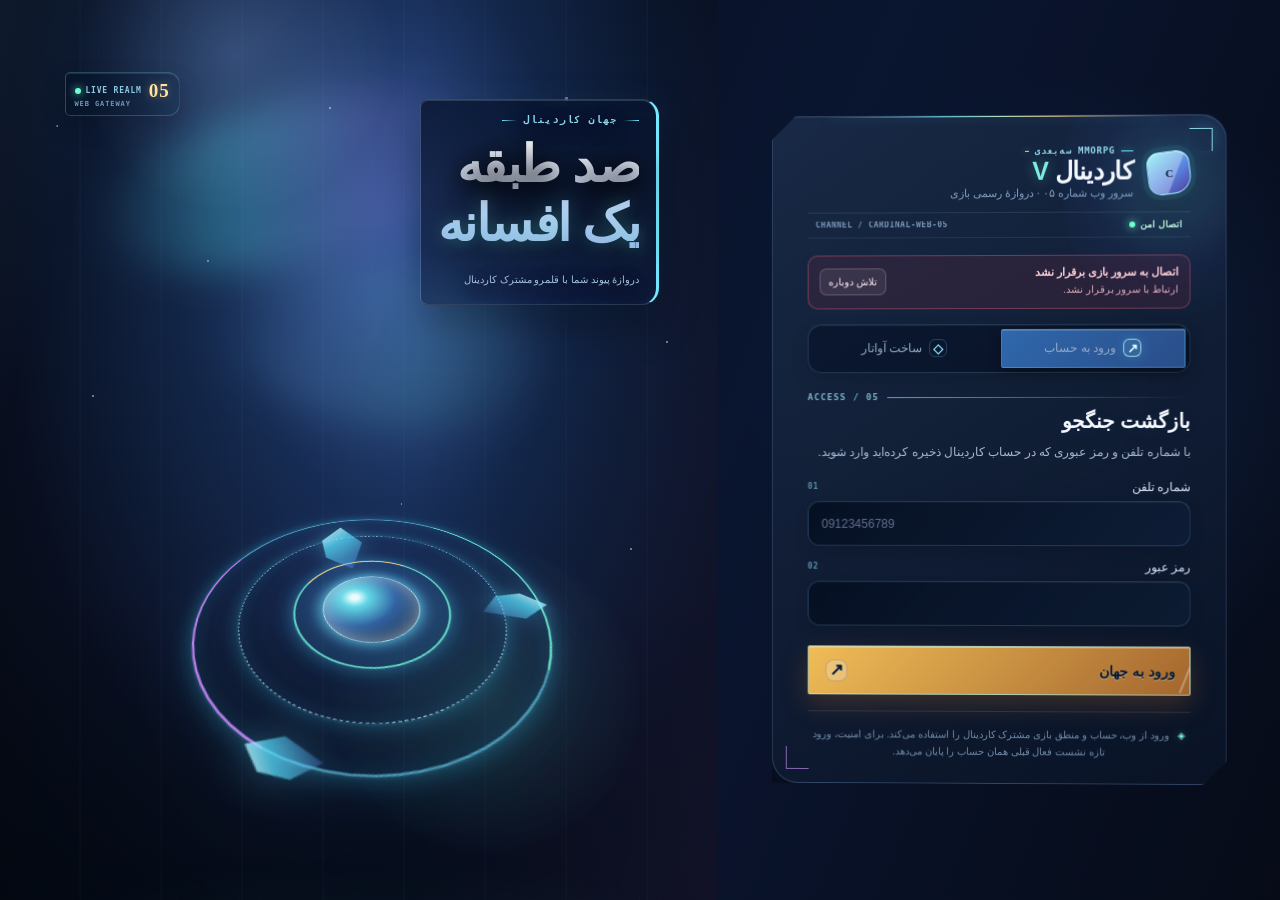
<file: index.html>
<!doctype html>
<html lang="fa" dir="rtl">
  <head>
    <meta charset="UTF-8" />
    <meta name="viewport" content="width=device-width, initial-scale=1, viewport-fit=cover" />
    <meta name="theme-color" content="#071426" />
    <meta http-equiv="Cache-Control" content="no-store, max-age=0, must-revalidate" />
    <meta http-equiv="Pragma" content="no-cache" />
    <meta name="description" content="نسخه وب سه‌بعدی کاردینال — سرور ۵" />
    <title>کاردینال | سرور ۵</title>
    <style>
      html, body, #root { width: 100%; min-height: 100%; margin: 0; }
      body { background: #060d1b; color: #eaf3ff; font-family: Tahoma, "Segoe UI", Arial, sans-serif; }
      .startup { position: relative; min-height: 100vh; display: grid; place-items: center; padding: 24px; box-sizing: border-box; overflow: hidden; background: radial-gradient(ellipse at 50% 30%, #22437c 0, #101f39 38%, #060d1b 78%); text-align: center; }
      .startup:before { content: ""; position: absolute; inset: -20%; background: radial-gradient(1px 1px at 12% 18%, #fff 99%, transparent), radial-gradient(1.5px 1.5px at 34% 32%, #d3deff 99%, transparent), radial-gradient(1px 1px at 58% 14%, #fff 99%, transparent), radial-gradient(2px 2px at 77% 24%, #dbe7ff 99%, transparent), radial-gradient(1px 1px at 88% 58%, #fff 99%, transparent), radial-gradient(1px 1px at 22% 66%, #fff 99%, transparent); opacity: .55; animation: startup-drift 22s ease-in-out infinite alternate; }
      .startup__card { position: relative; width: min(390px, 100%); padding: 32px 24px 26px; border: 1px solid rgba(150, 205, 255, .22); border-radius: 22px; background: linear-gradient(148deg, rgba(21, 39, 70, .88), rgba(9, 19, 37, .92)); box-shadow: 0 24px 60px rgba(0, 0, 0, .45), inset 0 1px rgba(255, 255, 255, .07); overflow: hidden; -webkit-backdrop-filter: blur(16px); backdrop-filter: blur(16px); }
      .startup__aura { position: absolute; inset: -60% -30% auto; height: 180px; background: radial-gradient(ellipse at 50% 0, rgba(111, 214, 255, .3), transparent 62%); pointer-events: none; }
      .startup__mark { position: relative; display: grid; width: 52px; height: 52px; place-items: center; margin: 0 auto 16px; border: 1px solid #f6d171; border-radius: 14px 14px 21px 14px; background: linear-gradient(135deg, #ffe6a4, #f6c568 42%, #a66b2c); color: #162035; font: bold 33px Georgia, serif; transform: rotate(-7deg); box-shadow: 0 0 26px rgba(246, 197, 104, .3), inset 0 1px rgba(255, 255, 255, .5); }
      .startup h1 { position: relative; margin: 0 0 8px; font-size: 23px; }
      .startup p { position: relative; margin: 0; color: #bdcde5; font-size: 13px; line-height: 1.9; }
      .startup small { position: relative; display: block; margin-top: 14px; color: #8394af; font-size: 11px; }
      .startup__retry { position: relative; display: inline-block; margin-top: 14px; padding: 8px 12px; border: 1px solid rgba(246, 209, 113, .42); border-radius: 9px; color: #ffe1a0; font: 700 11px Tahoma, "Segoe UI", Arial, sans-serif; text-decoration: none; }
      .startup__retry:hover { background: rgba(246, 197, 104, .13); }
      .startup__bar { position: relative; width: 178px; height: 3px; margin: 18px auto 0; border-radius: 99px; overflow: hidden; background: rgba(150, 205, 255, .14); }
      .startup__bar i { position: absolute; top: 0; bottom: 0; width: 42%; border-radius: inherit; background: linear-gradient(90deg, transparent, #6fd6ff, #f6c568, transparent); animation: startup-scan 1.5s ease-in-out infinite; }
      .startup__spin { width: 20px; height: 20px; margin: 16px auto 0; border: 2px solid rgba(255,255,255,.23); border-top-color: #f6d171; border-radius: 50%; animation: spin .8s linear infinite; }
      @keyframes spin { to { transform: rotate(360deg); } }
      @keyframes startup-scan { 0% { left: -45%; } 100% { left: 103%; } }
      @keyframes startup-drift { to { transform: translate3d(1.5%, -1.5%, 0) scale(1.05); } }
      @media (prefers-reduced-motion: reduce) { .startup:before, .startup__bar i { animation: none; } .startup__bar i { left: 0; width: 100%; } }
    </style>
    <script type="module" crossorigin src="./assets/index-KOklAZGP.js"></script>
    <script defer src="./assets/cardinal-net-6RkwvLjz.js"></script>
    <link rel="stylesheet" crossorigin href="./assets/index-vfQVtoo3.css">
    <script type="module">import.meta.url;import("_").catch(()=>1);(async function*(){})().next();if(location.protocol!="file:"){window.__vite_is_modern_browser=true}</script>
    <script type="module">!function(){if(window.__vite_is_modern_browser)return;console.warn("vite: loading legacy chunks, syntax error above and the same error below should be ignored");var e=document.getElementById("vite-legacy-polyfill"),n=document.createElement("script");n.src=e.src,n.onload=function(){System.import(document.getElementById('vite-legacy-entry').getAttribute('data-src'))},document.body.appendChild(n)}();</script>
  </head>
  <body>
    <div id="root">
      <main class="startup" aria-live="polite">
        <section class="startup__card">
          <div class="startup__aura" aria-hidden="true"></div>
          <div class="startup__mark">C</div>
          <h1>کاردینال · سرور ۵</h1>
          <p>در حال آماده‌سازی دروازه‌های جهان کاردینال…</p>
          <div class="startup__bar" aria-hidden="true"><i></i></div>
          <small id="startup-status">در حال بارگذاری رابط بازی…</small>
          <a class="startup__retry" href="./?reload=1">بارگذاری دوباره</a>
        </section>
      </main>
    </div>
    <noscript>
      <main class="startup"><section class="startup__card"><div class="startup__mark">C</div><h1>جاوااسکریپت غیرفعال است</h1><p>برای اجرای نسخه وب کاردینال، جاوااسکریپت مرورگر را فعال کنید.</p></section></main>
    </noscript>
    <script>
      // This stays independent of the React bundle. If a host/browser cache
      // points at a removed hashed asset, first try the release's stable
      // recovery entry. This avoids leaving the player on an endless startup
      // screen when a host has an incomplete/old hashed-asset cache.
      window.setTimeout(function () {
        var root = document.getElementById('root');
        var status = document.getElementById('startup-status');
        if (!root || !root.querySelector('.startup') || window.__cardinalRecoveryStarted) return;
        window.__cardinalRecoveryStarted = true;
        if (status) status.textContent = 'در حال بازیابی رابط بازی…';
        var recoveryVersion = Date.now();
        var recoveryCss = document.createElement('link');
        recoveryCss.rel = 'stylesheet';
        recoveryCss.href = './assets/cardinal-current.css?recovery=' + recoveryVersion;
        document.head.appendChild(recoveryCss);
        var recovery = document.createElement('script');
        recovery.type = 'module';
        recovery.src = './assets/cardinal-current-main.js?recovery=' + recoveryVersion;
        recovery.onerror = function () {
          if (status) status.textContent = 'رابط بازی بارگذاری نشد؛ پوشه assets و فایل .htaccess را با نسخه جدید جایگزین کنید.';
        };
        document.head.appendChild(recovery);
      }, 10000);
    </script>
    <script nomodule>!function(){var e=document,t=e.createElement("script");if(!("noModule"in t)&&"onbeforeload"in t){var n=!1;e.addEventListener("beforeload",(function(e){if(e.target===t)n=!0;else if(!e.target.hasAttribute("nomodule")||!n)return;e.preventDefault()}),!0),t.type="module",t.src=".",e.head.appendChild(t),t.remove()}}();</script>
    <script nomodule crossorigin id="vite-legacy-polyfill" src="./assets/polyfills-legacy-CkLuAc6e.js"></script>
    <script nomodule crossorigin id="vite-legacy-entry" data-src="./assets/index-legacy-csgkgzcY.js">System.import(document.getElementById('vite-legacy-entry').getAttribute('data-src'))</script>
  </body>
</html>
</file>
<file: assets/index-vfQVtoo3.css>
:root{color-scheme:dark;--ink: #eef4ff;--muted: #96a4bd;--faint: #64728d;--night: #080f1f;--navy: #101b2e;--panel: rgba(14, 25, 44, .93);--panel-solid: #111f36;--line: rgba(175, 201, 240, .13);--line-strong: rgba(184, 209, 255, .25);--gold: #f6c568;--gold-2: #ffdf94;--cyan: #77cdf9;--blue: #4686e8;--red: #fb7185;--green: #54dba8;--shadow: 0 25px 55px rgba(0, 0, 0, .38);font-family:Tahoma,Segoe UI,Arial,sans-serif}*{box-sizing:border-box}html,body,#root{width:100%;min-width:320px;min-height:100%;margin:0}body{min-height:100vh;background:var(--night);color:var(--ink);overflow:hidden}button,input{font:inherit}button{cursor:pointer;border:0;color:inherit}button:disabled{cursor:wait;opacity:.58}input{min-width:0;border:1px solid var(--line);border-radius:11px;background:rgba(1,7,18,.55);color:var(--ink);outline:none;padding:12px 13px;transition:border-color .2s,box-shadow .2s}input:focus{border-color:rgba(119,205,249,.8);box-shadow:0 0 0 3px rgba(66,145,238,.13)}input::placeholder{color:#61708b}::-webkit-scrollbar{width:8px;height:8px}::-webkit-scrollbar-track{background:rgba(0,0,0,.15)}::-webkit-scrollbar-thumb{border-radius:99px;background:rgba(188,207,242,.26)}.boot-screen{min-height:100vh;display:flex;align-items:center;justify-content:center;gap:14px;background:radial-gradient(circle at 50% 38%,#182d51 0,#0a1224 39%,#050a13);color:var(--muted)}.boot-screen .logo-mark{width:52px;height:52px}.spinner{display:inline-block;width:19px;height:19px;border:2px solid rgba(255,255,255,.24);border-top-color:var(--gold);border-radius:50%;animation:rotate .75s linear infinite;vertical-align:-4px}@keyframes rotate{to{transform:rotate(360deg)}}.auth-screen{min-height:100vh;display:grid;grid-template-columns:minmax(0,1.12fr) minmax(405px,.88fr);direction:ltr;background:#070e1d}.auth-world{overflow:hidden;position:relative;min-height:100vh;background:radial-gradient(ellipse at 56% 29%,#304e8a,#14294e 30%,#080f20 70%,#050911)}.auth-world:before{content:"";position:absolute;top:0;right:0;bottom:0;left:0;background:linear-gradient(90deg,transparent 51%,rgba(4,8,20,.22) 100%),linear-gradient(0deg,#070c18 0%,transparent 40%)}.auth-world__stars{position:absolute;top:0;right:0;bottom:0;left:0;opacity:.75;background-image:radial-gradient(1px 1px at 8% 14%,#fff 99%,transparent),radial-gradient(1.5px 1.5px at 29% 29%,#d3deff 99%,transparent),radial-gradient(1px 1px at 46% 12%,#fff 99%,transparent),radial-gradient(1px 1px at 63% 19%,#fff 99%,transparent),radial-gradient(2px 2px at 79% 11%,#dbe7ff 99%,transparent),radial-gradient(1px 1px at 93% 38%,#fff 99%,transparent),radial-gradient(1px 1px at 13% 44%,#fff 99%,transparent),radial-gradient(1px 1px at 88% 61%,#fff 99%,transparent),radial-gradient(1px 1px at 56% 56%,#fff 99%,transparent)}.auth-world__orb{position:absolute;border-radius:50%;filter:blur(2px);mix-blend-mode:screen;animation:drift 9s ease-in-out infinite alternate}.auth-world__orb--one{width:340px;height:340px;top:-115px;left:9%;background:radial-gradient(circle,rgba(139,180,255,.38),transparent 65%)}.auth-world__orb--two{width:330px;height:330px;bottom:4%;right:9%;background:radial-gradient(circle,rgba(85,234,194,.18),transparent 67%);animation-delay:-4s}@keyframes drift{to{transform:translate(24px,19px) scale(1.07)}}.auth-castle{position:absolute;width:min(700px,83%);height:390px;bottom:7%;left:50%;transform:translate(-50%);filter:drop-shadow(0 20px 32px rgba(0,0,0,.65))}.castle-wall{position:absolute;bottom:0;left:7%;width:86%;height:35%;border-radius:20px 20px 1px 1px;background:repeating-linear-gradient(90deg,#283b5e 0,#283b5e 44px,#1f3154 44px,#1f3154 47px),linear-gradient(#314768,#182844);clip-path:polygon(0 20%,7% 20%,7% 0,14% 0,14% 20%,28% 20%,28% 0,35% 0,35% 20%,48% 20%,48% 0,55% 0,55% 20%,69% 20%,69% 0,76% 0,76% 20%,91% 20%,91% 0,98% 0,98% 20%,100% 20%,100% 100%,0 100%)}.castle-wall:after{content:"";position:absolute;bottom:0;left:42%;width:16%;height:73%;border-radius:68px 68px 0 0;background:linear-gradient(90deg,#131f35,#40506d,#16253c);box-shadow:0 0 25px rgba(255,210,105,.22) inset}.castle-tower{position:absolute;bottom:21%;width:15%;background:linear-gradient(90deg,#1a2b48,#405474 52%,#172641)}.castle-tower:before{content:"";position:absolute;top:-80px;left:-18%;width:136%;height:106px;background:linear-gradient(120deg,transparent 50%,#1c2943 51%);clip-path:polygon(50% 0,100% 80%,100% 100%,0 100%,0 80%)}.castle-tower--left{left:0;height:51%}.castle-tower--right{right:0;height:56%}.castle-tower--main{width:24%;left:38%;height:75%;z-index:2}.castle-tower--main:before{top:-115px;height:140px}.auth-world__caption{direction:rtl;position:absolute;right:10%;top:12%;display:flex;flex-direction:column;gap:8px;text-shadow:0 4px 20px #000}.auth-world__caption span{color:#a9bce2;font-size:13px;letter-spacing:1px}.auth-world__caption strong{font-size:clamp(32px,4vw,58px);line-height:1.15;letter-spacing:-1.5px}.auth-card{direction:rtl;position:relative;align-self:center;justify-self:center;width:min(455px,calc(100% - 50px));max-height:calc(100vh - 42px);overflow:auto;padding:31px 35px 23px;border:1px solid rgba(181,205,251,.16);border-radius:26px;background:linear-gradient(145deg,rgba(23,37,63,.98),rgba(10,20,39,.99));box-shadow:-24px 26px 65px rgba(0,0,0,.32),inset 0 1px rgba(255,255,255,.06)}.auth-brand{display:flex;align-items:center;gap:14px;margin-bottom:23px}.logo-mark{flex:0 0 auto;display:grid;place-items:center;width:43px;height:43px;border:1px solid rgba(255,221,143,.66);border-radius:13px 13px 18px;background:linear-gradient(135deg,#f7d275,#a66d2c);box-shadow:0 0 0 4px rgba(246,197,104,.09),0 8px 22px rgba(0,0,0,.28);transform:rotate(-7deg)}.logo-mark span{font-family:Georgia,serif;font-size:30px;font-weight:700;color:#20233a;transform:rotate(7deg)}.auth-brand span,.auth-brand small{display:block;color:var(--muted);font-size:11px}.auth-brand h1{margin:1px 0;font-size:25px;letter-spacing:-.7px}.auth-brand h1 em{color:var(--gold);font-style:normal}.connection-banner{display:flex;align-items:center;justify-content:space-between;gap:10px;margin:0 0 15px;padding:10px 11px;border:1px solid rgba(251,113,133,.34);border-radius:10px;background:rgba(153,47,66,.16);color:#ffd1d9}.connection-banner strong,.connection-banner span{display:block}.connection-banner strong{margin-bottom:3px;font-size:11px}.connection-banner span{color:#e3afba;font-size:10px;line-height:1.55}.connection-banner button{flex:0 0 auto;padding:7px 8px;border:1px solid rgba(255,209,218,.23);border-radius:7px;background:rgba(255,255,255,.07);color:#fff0f3;font-size:10px}.preview-banner{margin:0 0 20px;padding:10px 12px;border:1px solid rgba(119,205,249,.25);border-radius:10px;background:rgba(54,145,205,.1);color:#b3dfff;font-size:12px;line-height:1.65}.auth-tabs{display:grid;grid-template-columns:1fr 1fr;gap:4px;padding:4px;margin-bottom:23px;border:1px solid var(--line);border-radius:12px;background:rgba(0,0,0,.16)}.auth-tab{padding:9px;border-radius:8px;background:transparent;color:var(--muted);font-size:13px;transition:.2s}.auth-tab--active{color:#fff;background:linear-gradient(135deg,#285b9b,#294a83);box-shadow:0 3px 12px rgba(0,0,0,.28)}.auth-form{display:flex;flex-direction:column;gap:13px}.auth-form h2{margin:0 0 -5px;font-size:20px}.auth-form>p{margin:0 0 3px;color:var(--muted);font-size:12px;line-height:1.8}.auth-form label,.stack-form label,.sheet label{display:flex;flex-direction:column;gap:7px;color:#cdd7eb;font-size:12px}.auth-form label small{color:var(--faint)}.choice-label{margin-bottom:-7px;color:#cdd7eb;font-size:12px}.segmented{display:grid;grid-template-columns:1fr 1fr;gap:7px}.segmented button{padding:10px;border:1px solid var(--line);border-radius:10px;background:rgba(5,12,27,.45);color:var(--muted);font-size:12px}.segmented button.selected{border-color:rgba(246,197,104,.68);background:rgba(246,197,104,.11);color:var(--gold-2)}.class-choices{display:grid;grid-template-columns:repeat(5,1fr);gap:7px}.class-choice{display:flex;min-height:63px;flex-direction:column;align-items:center;justify-content:center;gap:4px;border:1px solid var(--line);border-radius:11px;background:rgba(5,12,27,.45);color:var(--muted);transition:transform .15s,border-color .15s}.class-choice:hover{transform:translateY(-2px)}.class-choice span{font-size:20px}.class-choice small{font-size:10px}.class-choice--selected{border-color:rgba(246,197,104,.75);background:linear-gradient(145deg,rgba(229,174,67,.18),rgba(39,58,90,.35));color:var(--gold-2)}.auth-error{padding:10px 12px;border-radius:10px;background:rgba(190,45,67,.18);color:#ffb9c5;font-size:12px;line-height:1.6}.auth-submit{margin-top:4px;padding:13px;border-radius:12px;background:linear-gradient(135deg,#e6b34f,#a76830);box-shadow:0 9px 22px rgba(165,100,38,.25);color:#171624;font-weight:800;font-size:14px;transition:transform .15s,filter .15s}.auth-submit:hover{transform:translateY(-1px);filter:brightness(1.1)}.demo-link{width:100%;margin-top:13px;padding:8px;background:transparent;color:#9bd8ff;font-size:12px}.demo-link span{display:inline-block;margin-right:5px;transition:transform .2s}.demo-link:hover span{transform:translate(-4px)}.auth-footer{margin-top:16px;padding-top:14px;border-top:1px solid var(--line);color:#67738b;font-size:10px;text-align:center;line-height:1.7}.game-shell{direction:rtl;display:grid;grid-template-columns:minmax(0,1fr) 276px;grid-template-rows:70px calc(100vh - 70px);grid-template-rows:70px calc(100dvh - 70px);min-height:100vh;min-height:100dvh;overflow:hidden;background:#07101e}.topbar{z-index:25;grid-column:1 / -1;display:grid;grid-template-columns:276px 1fr 276px;align-items:center;min-width:0;padding:0 18px;border-bottom:1px solid rgba(192,212,245,.12);background:rgba(8,16,31,.92);box-shadow:0 3px 18px rgba(0,0,0,.18);backdrop-filter:blur(18px)}.brand{display:flex;align-items:center;gap:10px;justify-self:start;padding:0;background:transparent;text-align:right}.brand .logo-mark{width:34px;height:34px;border-radius:10px 10px 14px}.brand .logo-mark span{font-size:24px}.brand strong,.brand span{display:block}.brand strong{font-size:15px;letter-spacing:-.3px}.brand strong i{color:var(--gold);font-style:normal}.brand span{margin-top:2px;color:var(--faint);font-size:10px}.topbar-center{display:flex;align-items:center;justify-content:center;gap:7px}.location-chip,.floor-chip,.demo-chip{padding:6px 10px;border:1px solid rgba(96,220,166,.2);border-radius:99px;background:rgba(38,142,110,.13);color:#a8eed2;font-size:11px}.location-chip--wild{border-color:rgba(246,143,80,.25);background:rgba(166,72,31,.16);color:#ffbb84}.floor-chip{border-color:var(--line);background:rgba(68,100,150,.13);color:#c2d7f8}.demo-chip{border-color:rgba(246,197,104,.2);background:rgba(246,197,104,.1);color:var(--gold)}.topbar-actions{display:flex;align-items:center;justify-content:end;gap:9px}.coin-pill{display:flex;align-items:center;gap:6px;padding:8px 11px;border:1px solid rgba(246,197,104,.21);border-radius:10px;background:rgba(154,103,23,.12);color:var(--gold-2);font-size:13px;font-weight:700}.coin-pill span{color:var(--gold);font-size:17px}.coin-pill small{color:#bc913f;font-size:9px}.icon-button{display:grid;place-items:center;width:33px;height:33px;border:1px solid var(--line);border-radius:10px;background:rgba(87,111,150,.1);color:#dbe8fb;font-size:23px;line-height:1;transition:.2s}.icon-button:hover{border-color:rgba(246,197,104,.45);background:rgba(246,197,104,.11)}.icon-button--top{font-size:15px}.logout{padding:7px 8px;border-radius:8px;background:transparent;color:#8693ad;font-size:11px}.logout:hover{color:#f2a0ae}.sidebar{grid-column:2;grid-row:2;z-index:10;display:flex;min-height:0;flex-direction:column;border-left:1px solid rgba(192,212,245,.11);background:linear-gradient(180deg,rgba(13,26,47,.98),rgba(8,17,32,.984));box-shadow:-12px 0 25px rgba(0,0,0,.1)}.player-card{display:flex;align-items:center;gap:10px;padding:18px 17px 13px}.player-avatar{display:grid;place-items:center;width:37px;height:37px;border:1px solid rgba(246,197,104,.38);border-radius:50%;background:radial-gradient(circle at 35% 30%,#425889,#1b2a45);box-shadow:0 0 17px rgba(246,197,104,.12);font-size:19px}.player-card b,.player-card span{display:block;max-width:175px;overflow:hidden;text-overflow:ellipsis;white-space:nowrap}.player-card b{color:#eef4ff;font-size:13px}.player-card span{margin-top:4px;color:var(--muted);font-size:10px}.sidebar-close{display:none}.xp-wrap{padding:0 17px 14px;border-bottom:1px solid var(--line)}.xp-wrap>div:first-child{display:flex;justify-content:space-between;margin-bottom:7px;color:var(--muted);font-size:10px}.xp-wrap b{color:#9ec8ff;font-weight:400}.progress{position:relative;height:6px;overflow:hidden;border-radius:99px;background:rgba(168,191,235,.13)}.progress i{position:absolute;top:0;right:0;bottom:0;border-radius:inherit;background:linear-gradient(90deg,#5b86e8,#8cd6ff);box-shadow:0 0 9px rgba(106,181,255,.75)}.side-nav{display:flex;flex:1;flex-direction:column;gap:3px;min-height:0;padding:11px 9px;overflow-y:auto}.nav-item{display:flex;align-items:center;gap:10px;width:100%;padding:9px 11px;border:1px solid transparent;border-radius:9px;background:transparent;color:#9fadc5;text-align:right;font-size:12px;transition:.18s}.nav-item:hover{background:rgba(105,142,201,.09);color:#dceaff}.nav-item--active{border-color:rgba(118,177,249,.18);background:linear-gradient(90deg,rgba(64,118,196,.27),rgba(42,79,133,.13));color:#eef7ff;box-shadow:inset -2px 0 #76c4f5}.nav-item>span{width:20px;font-size:17px;text-align:center}.sidebar-bottom{display:grid;grid-template-columns:1fr 1fr;gap:6px;padding:10px;border-top:1px solid var(--line)}.action-button{min-height:37px;padding:7px 6px;border:1px solid rgba(115,160,229,.23);border-radius:9px;background:rgba(44,78,134,.24);color:#cfe3ff;font-size:10px;transition:.18s}.action-button:hover{transform:translateY(-1px);background:rgba(55,98,165,.43)}.action-button--travel{border-color:rgba(101,217,181,.22);background:rgba(24,128,93,.16);color:#b6f1d9}.action-button--hunt{border-color:rgba(248,159,87,.32);background:rgba(167,76,28,.24);color:#ffd2a5}.action-button--boss{border-color:rgba(237,97,135,.32);background:rgba(145,42,70,.24);color:#ffc0cf}.world{grid-column:1;grid-row:2;position:relative;min-width:0;min-height:0;overflow:hidden}.world-loading,.webgl-fallback{position:absolute;top:0;right:0;bottom:0;left:0;display:flex;align-items:center;justify-content:center;gap:11px;background:radial-gradient(circle at 54% 39%,#233d6a,#081222 64%,#050a13);color:#b9cbe7;font-size:12px}.webgl-fallback{flex-direction:column;gap:7px;padding:25px;text-align:center}.webgl-fallback>span{color:var(--gold);font-size:42px}.webgl-fallback b{color:#e9f2ff;font-size:14px}.webgl-fallback small{color:#a5b6cf;font-size:11px}.world canvas{display:block;width:100%!important;height:100%!important;touch-action:none}.world:after{content:"";position:absolute;inset:auto 0 0;height:19%;pointer-events:none;background:linear-gradient(0deg,rgba(2,8,18,.54),transparent)}.avatar-label{padding:3px 8px;border:1px solid rgba(187,220,255,.25);border-radius:99px;background:rgba(6,14,28,.75);color:#cfe4ff;font-family:Tahoma,sans-serif;font-size:10px;box-shadow:0 3px 10px rgba(0,0,0,.3)}.avatar-label--self{border-color:rgba(246,197,104,.45);color:#ffe19c}.world-sign{padding:5px 10px;border:1px solid rgba(246,197,104,.43);border-radius:5px;background:rgba(22,31,50,.75);color:#f8d47d;font-family:Tahoma,sans-serif;font-size:11px;box-shadow:0 3px 13px rgba(0,0,0,.35)}.world-sign--danger{border-color:rgba(105,205,167,.42);color:#b9f3d9}.world-hud{position:absolute;top:16px;right:19px;left:19px;z-index:2;display:flex;justify-content:space-between;pointer-events:none}.world-hud__hint,.world-hud__status{display:flex;align-items:center;gap:5px;padding:7px 10px;border:1px solid rgba(204,225,255,.15);border-radius:10px;background:rgba(7,17,32,.48);color:#a8b7d0;font-size:10px;backdrop-filter:blur(8px)}.world-hud kbd{display:inline-grid;min-width:17px;place-items:center;padding:2px;border:1px solid rgba(204,225,255,.24);border-bottom-color:rgba(204,225,255,.43);border-radius:3px;background:rgba(255,255,255,.06);color:#e5effe;font-family:inherit;font-size:9px}.world-hud__status b{color:#ffd778;font-size:13px}.world-hud__status i{color:#eab64f;font-size:13px;font-style:normal}.world-caption{position:absolute;right:23px;bottom:22px;z-index:3;display:flex;flex-direction:column;padding-right:12px;border-right:2px solid var(--gold);text-shadow:0 2px 12px #000;pointer-events:none}.world-caption span{color:#b6c6e0;font-size:10px}.world-caption b{margin:3px 0;color:#fff4cf;font-size:21px}.world-caption small{color:#98a8c1;font-size:10px}.mobile-menu,.mobile-nav,.touch-controls{display:none}.panel-layer{position:fixed;z-index:20;top:70px;right:0;bottom:0;left:0;pointer-events:none}.panel-layer__backdrop{position:absolute;top:0;right:0;bottom:0;left:0;background:rgba(3,8,17,.22);pointer-events:auto}.game-panel{position:absolute;z-index:1;top:18px;right:296px;bottom:18px;display:flex;width:min(480px,calc(100vw - 334px));flex-direction:column;overflow:hidden;border:1px solid rgba(189,216,255,.18);border-radius:19px;background:linear-gradient(155deg,rgba(23,39,67,.97),rgba(10,21,39,.97));box-shadow:var(--shadow),inset 0 1px rgba(255,255,255,.06);pointer-events:auto;backdrop-filter:blur(17px)}.panel-header{display:flex;align-items:center;justify-content:space-between;flex:0 0 auto;padding:18px 20px 15px;border-bottom:1px solid var(--line)}.panel-heading{display:flex;align-items:center;gap:10px}.panel-icon{display:grid;place-items:center;width:37px;height:37px;border:1px solid rgba(246,197,104,.28);border-radius:11px;background:rgba(246,197,104,.09);font-size:19px}.eyebrow{display:block;color:#7e90ad;font-size:10px;letter-spacing:.25px}.panel-heading h2{margin:2px 0 0;font-size:18px;letter-spacing:-.5px}.panel-content{flex:1;min-height:0;padding:18px 20px 23px;overflow-y:auto}.panel-loading{display:flex;align-items:center;justify-content:center;gap:10px;min-height:190px;color:var(--muted);font-size:12px;text-align:center}.panel-error,.empty-state{display:flex;align-items:center;min-height:130px;flex-direction:column;justify-content:center;gap:9px;padding:20px;border:1px dashed rgba(170,197,240,.22);border-radius:13px;color:#9eacc3;font-size:12px;line-height:1.8;text-align:center}.panel-error{border-color:rgba(251,113,133,.3);color:#ffc3ce}.button{display:inline-flex;align-items:center;justify-content:center;min-height:34px;padding:7px 12px;border:1px solid transparent;border-radius:9px;background:linear-gradient(135deg,#3978d0,#28579a);color:#f7fbff;font-size:11px;font-weight:700;white-space:nowrap;box-shadow:0 5px 12px rgba(4,12,30,.22);transition:transform .16s,filter .16s,border-color .16s}.button:hover:not(:disabled){transform:translateY(-1px);filter:brightness(1.12)}.button--gold{background:linear-gradient(135deg,#e8b54d,#9e622c);color:#1d1a1f}.button--danger{border-color:rgba(252,126,145,.18);background:linear-gradient(135deg,#c24b62,#852b45);color:#fff0f3}.button--ghost{border-color:rgba(155,191,244,.22);background:rgba(69,108,169,.13);color:#cfe2ff;box-shadow:none}.button--wide{width:100%;margin-top:12px;min-height:40px}.button-row{display:flex;flex-wrap:wrap;gap:8px;margin-top:13px}.value-row{display:flex;align-items:center;justify-content:space-between;gap:13px;padding:8px 0;border-bottom:1px solid rgba(183,209,249,.08);color:var(--muted);font-size:11px}.value-row:last-child{border-bottom:0}.value-row b{color:#e9f1ff;font-size:12px}.text-gold{color:var(--gold)!important}.stat-grid{display:grid;grid-template-columns:1fr 1fr;gap:0 17px;margin:15px 0;padding:2px 13px;border:1px solid var(--line);border-radius:12px;background:rgba(4,11,24,.22)}.hero-card{display:flex;align-items:center;gap:13px;padding:15px;border:1px solid rgba(138,185,247,.2);border-radius:14px;background:linear-gradient(125deg,rgba(56,88,143,.31),rgba(33,47,79,.3))}.avatar-crest{display:grid;place-items:center;width:56px;height:56px;border:1px solid rgba(246,197,104,.52);border-radius:15px 15px 24px;background:radial-gradient(circle at 30% 25%,#4f70a6,#1a2b48);box-shadow:inset 0 0 22px rgba(247,205,110,.16);font-size:27px}.hero-card h3{margin:0 0 4px;font-size:17px}.hero-card p{margin:0 0 7px;color:#a5b5ce;font-size:11px}.status-pill{display:inline-block;padding:3px 7px;border-radius:99px;font-size:9px}.status-pill--white{background:rgba(233,244,255,.12);color:#d7edff}.level-card{margin:14px 0}.level-heading{display:flex;justify-content:space-between;margin-bottom:7px;color:#b6c8e5;font-size:11px}.level-heading span:first-child{color:#f5d17d;font-weight:700}.lore-card,.muted-card{display:flex;gap:10px;padding:13px;border:1px solid var(--line);border-radius:12px;background:rgba(3,10,22,.22)}.lore-card>span{font-size:19px}.lore-card h3{margin:0 0 4px;color:#dce9ff;font-size:12px}.lore-card p{margin:0 0 6px;color:#afbed5;font-size:11px;line-height:1.8}.lore-card small{color:#e4be70;font-size:10px;line-height:1.7}.muted-card{display:block;margin-top:14px}.tabs{display:flex;gap:4px;margin:14px 0;padding:4px;overflow-x:auto;border:1px solid var(--line);border-radius:10px;background:rgba(1,7,18,.21)}.tab{flex:1;min-width:max-content;padding:7px 9px;border-radius:7px;background:transparent;color:#8798b2;font-size:10px}.tab--active{background:rgba(75,133,216,.3);color:#edf7ff;box-shadow:0 3px 8px rgba(0,0,0,.2)}.tabs--four .tab{min-width:auto;padding-inline:6px}.bag-summary,.shop-intro,.workshop-banner{display:flex;align-items:center;gap:10px;padding:12px;border:1px solid rgba(246,197,104,.17);border-radius:12px;background:rgba(115,82,23,.1)}.bag-summary>div:first-child{display:flex;min-width:92px;flex-direction:column}.bag-summary span,.shop-intro span{color:#b7a77f;font-size:10px}.bag-summary b{margin-top:3px;color:var(--gold-2);font-size:15px}.bag-summary b small{color:#a89670;font-size:10px}.progress--thin{flex:1}.bag-summary .button{margin-right:auto}.item-list{display:flex;flex-direction:column;gap:8px}.inventory-row,.member-row{display:flex;align-items:center;gap:10px;padding:11px;border:1px solid var(--line);border-radius:12px;background:rgba(2,9,21,.21)}.item-glyph{display:grid;width:33px;height:33px;place-items:center;border-radius:9px;background:rgba(78,129,198,.17);font-size:17px}.item-info{min-width:0;flex:1}.item-info h4{margin:0;overflow:hidden;color:#e6f0ff;font-size:12px;text-overflow:ellipsis;white-space:nowrap}.item-info h4 em{margin-right:4px;color:#90e5c8;font-size:9px;font-style:normal}.item-info p{margin:4px 0 2px;overflow:hidden;color:#94a5bd;font-size:10px;text-overflow:ellipsis;white-space:nowrap}.item-info small{color:#71839e;font-size:10px}.row-actions{display:flex;flex-wrap:wrap;justify-content:end;gap:5px}.row-actions .button{min-height:29px;padding:5px 7px;font-size:9px}.sheet{position:fixed;z-index:50;top:0;right:0;bottom:0;left:0;display:grid;align-items:end;justify-items:center;direction:rtl}.sheet__backdrop{position:absolute;top:0;right:0;bottom:0;left:0;background:rgba(2,7,15,.58);backdrop-filter:blur(2px)}.sheet__body{position:relative;z-index:1;display:flex;width:min(430px,calc(100vw - 24px));flex-direction:column;gap:13px;padding:12px 19px 22px;border:1px solid rgba(194,216,251,.22);border-bottom:0;border-radius:19px 19px 0 0;background:linear-gradient(145deg,#1c2c49,#0e1c33);box-shadow:0 -16px 42px rgba(0,0,0,.38)}.sheet__grip{align-self:center;width:35px;height:4px;border-radius:9px;background:rgba(210,225,255,.28)}.sheet__body h3{margin:2px 0 0;font-size:16px}.sheet__body p{margin:-4px 0 2px;color:var(--muted);font-size:11px}.sheet .button-row{justify-content:end}.form-error{color:#ffb9c5;font-size:11px;line-height:1.5}.shop-intro{justify-content:space-between}.shop-intro b{color:var(--gold-2);font-size:12px}.equipment-slot{display:grid;grid-template-columns:39px minmax(0,1fr);gap:10px;align-items:start;margin-bottom:9px;padding:12px;border:1px solid var(--line);border-radius:12px;background:linear-gradient(145deg,rgba(66,101,158,.17),rgba(2,9,20,.18))}.equipment-slot__icon{display:grid;width:37px;height:37px;place-items:center;border:1px solid rgba(246,197,104,.22);border-radius:10px;background:rgba(246,197,104,.08);font-size:18px}.equipment-slot>div:nth-child(2)>span{color:#8ca0be;font-size:10px}.equipment-slot h3{margin:3px 0;overflow:hidden;color:#e8f1ff;font-size:12px;text-overflow:ellipsis;white-space:nowrap}.equipment-slot small{color:#d8b967;font-size:9px}.slot-picker{grid-column:1 / -1;display:flex;flex-wrap:wrap;gap:5px;padding-top:2px}.slot-picker .button{max-width:100%;min-height:27px;overflow:hidden;padding:5px 7px;text-overflow:ellipsis;font-size:9px}.product-grid{display:grid;grid-template-columns:1fr 1fr;gap:9px}.product-card{display:flex;min-height:178px;flex-direction:column;padding:12px;border:1px solid var(--line);border-radius:12px;background:linear-gradient(155deg,rgba(63,95,146,.17),rgba(2,8,19,.2))}.product-card__icon{font-size:24px}.product-card h3{margin:8px 0 4px;color:#eaf1ff;font-size:12px}.product-card p{flex:1;margin:0;color:#98a7bf;font-size:10px;line-height:1.65}.product-card footer{display:flex;align-items:center;justify-content:space-between;gap:6px;margin-top:9px}.product-card footer b{color:var(--gold);font-size:11px}.product-card footer .button{min-height:28px;padding:5px 8px;font-size:9px}.product-card--crafted{border-color:rgba(246,197,104,.18)}.section-title{display:flex;align-items:center;justify-content:space-between}.section-title h3{margin:3px 0 0;font-size:14px}.minor-title{margin:18px 0 8px;color:#b9c8de;font-size:12px}.quest-card{display:flex;gap:11px;align-items:center;margin-top:8px;padding:11px;border:1px solid rgba(115,160,229,.18);border-radius:12px;background:rgba(47,77,126,.13)}.quest-card__icon{font-size:22px}.quest-card>div:nth-child(2){flex:1}.quest-card small{color:#879ab8;font-size:9px}.quest-card h3{margin:3px 0;color:#e2edff;font-size:12px}.quest-card p{margin:0 0 5px;color:#b0c0d6;font-size:10px}.quest-rewards{display:flex;gap:8px;color:#edc76e;font-size:9px}.deadline{display:block;margin-top:5px}.job-banner,.guild-banner,.account-card,.danger-callout{display:flex;gap:12px;padding:14px;border:1px solid rgba(114,166,233,.2);border-radius:13px;background:linear-gradient(130deg,rgba(47,86,146,.28),rgba(16,30,54,.18))}.job-banner>span,.guild-banner>span,.account-card>span{font-size:31px}.job-banner h3,.guild-banner h3,.account-card h3{margin:0 0 5px;color:#edf4ff;font-size:15px}.job-banner p,.guild-banner p,.account-card p{margin:0;color:#a2b4cf;font-size:11px;line-height:1.8}.guild-banner{margin-bottom:13px}.guild-banner small,.guild-banner em{color:#8ba6cd;font-size:10px;font-style:normal}.member-list{display:flex;flex-direction:column;gap:6px}.member-row>span{font-size:17px}.member-row>div:nth-child(2){display:flex;flex:1;min-width:0;flex-direction:column;gap:3px}.member-row b{overflow:hidden;color:#dce8fc;font-size:12px;text-overflow:ellipsis;white-space:nowrap}.member-row small,.member-row em{color:#8498b7;font-size:10px;font-style:normal}.member-row em{margin-right:auto}.party-code{display:flex;flex-direction:column;align-items:center;gap:3px;padding:18px;border:1px dashed rgba(246,197,104,.42);border-radius:13px;background:rgba(132,88,24,.1);text-align:center}.party-code span{color:#bca36f;font-size:10px}.party-code b{direction:ltr;color:#fd8;font-size:27px;letter-spacing:3px}.party-code small{color:#92a4bd;font-size:10px}.inline-form{display:flex;gap:7px;margin-top:10px}.inline-form input{flex:1}.divider-label{margin:14px 0 -2px;color:#70819c;font-size:11px;text-align:center}.inline-notice{margin:11px 0;padding:10px;border:1px solid rgba(113,203,165,.23);border-radius:9px;background:rgba(29,122,87,.12);color:#bbefd8;font-size:10px;line-height:1.7}.boss-card{position:relative;overflow:hidden;padding:16px;border:1px solid rgba(237,97,135,.28);border-radius:14px;background:radial-gradient(circle at 82% 25%,rgba(208,58,94,.2),transparent 34%),linear-gradient(145deg,rgba(97,30,50,.43),rgba(24,29,51,.45))}.boss-card__art{position:absolute;top:-8px;left:12px;opacity:.35;font-size:86px;transform:rotate(-12deg)}.boss-card>*:not(.boss-card__art){position:relative}.boss-card span{color:#f7b2be;font-size:10px}.boss-card h3{margin:3px 0 6px;color:#ffe2e6;font-size:20px}.boss-card p{max-width:72%;margin:0;color:#c6b2c2;font-size:11px;line-height:1.8}.boss-card small{display:block;max-width:76%;margin-top:9px;color:#f4c5ca;font-size:10px;line-height:1.7}.spy-data{max-width:75%;margin-top:9px}.battle-compare{display:grid;grid-template-columns:1fr auto 1fr;align-items:center;gap:9px;margin:14px 0;padding:11px;border:1px solid var(--line);border-radius:11px;background:rgba(3,9,20,.25);text-align:center}.battle-compare div{display:flex;flex-direction:column;gap:4px}.battle-compare span{color:#8ea0ba;font-size:10px}.battle-compare b{color:#e7effe;font-size:14px}.battle-compare>span{color:#f18398;font-weight:800;font-size:12px}.danger-callout{border-color:rgba(251,113,133,.27);background:rgba(124,38,58,.2)}.danger-callout>span{font-size:24px}.danger-callout h3{margin:0 0 4px;color:#ffd7df;font-size:14px}.danger-callout p{margin:0;color:#d9aeb7;font-size:11px;line-height:1.75}.stack-form{display:flex;flex-direction:column;gap:11px}.portal-illustration{display:grid;place-items:center;height:102px;margin-bottom:7px;border:1px solid rgba(101,190,255,.35);border-radius:50%;background:radial-gradient(circle,rgba(78,178,255,.38),rgba(38,83,162,.23) 43%,transparent 70%);color:#c9edff;font-size:52px;text-shadow:0 0 25px #53b8ff;animation:pulse 2.6s ease-in-out infinite}.centered-copy{margin:0 0 15px;color:#aab9d0;font-size:11px;line-height:1.85;text-align:center}.cost-line{display:flex;justify-content:space-between;padding:9px 0;border-bottom:1px solid var(--line);color:var(--muted);font-size:11px}.cost-line b{color:var(--gold)}.social-card{margin-bottom:10px;padding:13px;border:1px solid var(--line);border-radius:13px;background:rgba(4,11,23,.22)}.social-card__head{display:flex;align-items:center;gap:9px}.social-card__head>span{font-size:23px}.social-card__head small{color:#7f94b5;font-size:10px}.social-card__head h3{margin:2px 0 0;color:#dfebfd;font-size:14px}.social-card p{margin:11px 0;color:#a5b5ca;font-size:11px;line-height:1.75}.workshop-banner{border-color:rgba(246,197,104,.22);background:rgba(127,72,27,.14)}.workshop-banner>span{font-size:26px}.workshop-banner>div{flex:1}.workshop-banner h3{margin:0 0 4px;color:#ffe09a;font-size:14px}.workshop-banner p{margin:0;color:#c0ab7e;font-size:10px}.craft-row{display:flex;justify-content:space-between;gap:10px;padding:12px;border:1px solid var(--line);border-radius:12px;background:rgba(3,10,23,.2)}.craft-row>div{min-width:0}.craft-row h3{margin:0;color:#e7effd;font-size:12px}.craft-row p{margin:5px 0;color:#9eb0cb;font-size:10px}.craft-row small{color:#d0aa5f;font-size:9px;line-height:1.65}.craft-row aside{display:flex;align-items:end;flex-direction:column;gap:8px;white-space:nowrap}.craft-row aside small{color:#a4b6d1}.noble-card{display:flex;gap:13px;padding:16px;border:1px solid rgba(246,197,104,.24);border-radius:14px;background:radial-gradient(circle at 75% 20%,rgba(246,197,104,.17),transparent 38%),rgba(116,79,22,.13)}.noble-card--active{border-color:rgba(246,197,104,.55)}.noble-card>span{font-size:33px}.noble-card small{color:#d8b86e;font-size:10px}.noble-card h3{margin:4px 0;color:#ffe8aa;font-size:15px}.noble-card p{margin:0;color:#c4b58e;font-size:10px}.benefit-list{margin:14px 0;padding:0;list-style:none}.benefit-list li{position:relative;margin:7px 0;padding-right:18px;color:#bdc8d9;font-size:11px;line-height:1.7}.benefit-list li:before{content:"✦";position:absolute;right:0;color:var(--gold)}.leaderboard-title{margin:2px 0 10px;color:#d9e7fc;font-size:14px}.leaderboard-list{display:flex;flex-direction:column;gap:7px;margin:0;padding:0;list-style:none}.leaderboard-list li{display:flex;align-items:center;gap:10px;padding:10px;border:1px solid var(--line);border-radius:10px;background:rgba(3,10,22,.2)}.rank{display:grid;width:26px;height:26px;place-items:center;border-radius:8px;background:rgba(125,153,196,.16);color:#bcd4fb;font-size:11px}.rank--1{background:rgba(246,197,104,.22);color:#ffe49b}.rank--2{background:rgba(200,214,235,.18);color:#e3edff}.rank--3{background:rgba(202,129,73,.2);color:#ffc98f}.leaderboard-list div{display:flex;flex-direction:column;gap:3px}.leaderboard-list b{color:#e3ecfa;font-size:12px}.leaderboard-list small{color:#8fa1ba;font-size:10px}.account-card{margin-bottom:14px}.account-card>div{min-width:0}.account-card small{display:block;margin-top:8px;color:#7e91af;font-size:10px}.account-actions{display:grid;grid-template-columns:1fr 1fr;gap:7px}.account-actions .button:last-child{grid-column:1 / -1}.warning-copy{color:#ffbdc8!important}.guide section{padding:13px 0;border-bottom:1px solid var(--line)}.guide section:first-child{padding-top:0}.guide h3{margin:0 0 7px;color:#deebff;font-size:14px}.guide p{margin:0;color:#aebdd2;font-size:11px;line-height:2}.toast-stack{position:fixed;z-index:80;left:18px;bottom:19px;display:flex;width:min(365px,calc(100vw - 36px));flex-direction:column-reverse;gap:8px;pointer-events:none}.toast{position:relative;display:flex;gap:8px;padding:12px 31px 12px 13px;border:1px solid var(--line-strong);border-radius:12px;background:rgba(13,28,50,.95);box-shadow:0 12px 30px rgba(0,0,0,.38);backdrop-filter:blur(14px);pointer-events:auto;animation:toast-in .28s ease-out}.toast:before{content:"";position:absolute;top:11px;right:0;bottom:11px;width:3px;border-radius:4px 0 0 4px;background:var(--cyan)}.toast--success:before{background:var(--green)}.toast--danger:before{background:var(--red)}.toast--warning:before{background:var(--gold)}.toast>button{position:absolute;top:5px;left:6px;background:transparent;color:#8da0be;font-size:17px}.toast small{color:#91a7c7;font-size:9px}.toast h4{margin:2px 0 4px;color:#f0f6ff;font-size:12px}.toast p{margin:0;color:#b6c5db;font-size:10px;line-height:1.65}.toast-rewards{display:flex;flex-wrap:wrap;gap:5px;margin-top:7px}.toast-rewards span{padding:3px 5px;border-radius:5px;background:rgba(246,197,104,.13);color:#f5d482;font-size:9px}@keyframes toast-in{0%{opacity:0;transform:translate(-14px)}to{opacity:1;transform:none}}@keyframes pulse{50%{transform:scale(1.035);filter:brightness(1.16)}}@media (max-width: 980px){.game-shell{grid-template-columns:minmax(0,1fr) 240px}.topbar{grid-template-columns:235px 1fr 235px}.game-panel{right:260px;width:min(460px,calc(100vw - 283px))}.sidebar-bottom{grid-template-columns:1fr}.auth-screen{grid-template-columns:1fr minmax(380px,.9fr)}.auth-world__caption{right:8%}.auth-card{width:min(425px,calc(100% - 32px));padding-inline:25px}}@media (max-width: 760px){body{overflow:hidden}.auth-screen{display:block;overflow-y:auto;background:#091223}.auth-world{min-height:225px;height:30vh}.auth-castle{width:410px;height:212px;bottom:-21px}.castle-tower--main:before{top:-62px;height:80px}.castle-tower:before{top:-47px;height:67px}.auth-world__caption{top:26px;right:25px}.auth-world__caption strong{font-size:28px}.auth-card{width:calc(100% - 24px);max-height:none;margin:-20px auto 25px;padding:25px 20px 18px}.game-shell{display:block;min-height:100vh;min-height:100dvh;padding-top:calc(60px + env(safe-area-inset-top));padding-bottom:calc(61px + env(safe-area-inset-bottom))}.topbar{position:fixed;z-index:30;top:0;right:0;left:0;display:flex;height:calc(60px + env(safe-area-inset-top));padding:env(safe-area-inset-top) 12px 0;justify-content:space-between}.brand .logo-mark{width:31px;height:31px}.brand strong{font-size:13px}.brand span{font-size:9px}.topbar-center{display:none}.topbar-actions{gap:5px}.coin-pill{padding:6px 8px;border-radius:8px;font-size:11px}.coin-pill span{font-size:14px}.icon-button--top,.logout{display:none}.sidebar{position:fixed;z-index:60;top:0;right:0;bottom:0;width:min(286px,84vw);transform:translate(105%);transition:transform .25s ease;box-shadow:-20px 0 50px rgba(0,0,0,.45);pointer-events:none;visibility:hidden}.sidebar--open{transform:none;pointer-events:auto;visibility:visible}.sidebar:after{content:"";position:fixed;z-index:-1;top:0;right:100%;width:100vw;height:100vh;background:rgba(0,0,0,.35)}.sidebar-close{display:block;margin-right:auto;background:transparent;color:#9eadc5;font-size:23px}.side-nav{padding-bottom:10px}.sidebar-bottom{grid-template-columns:1fr 1fr}.world{width:100%;height:calc(100vh - 121px - env(safe-area-inset-top) - env(safe-area-inset-bottom));height:calc(100dvh - 121px - env(safe-area-inset-top) - env(safe-area-inset-bottom))}.world-hud{top:10px;right:10px;left:10px}.world-hud__hint{display:none}.world-caption{right:14px;bottom:14px}.world-caption b{font-size:17px}.mobile-menu{position:absolute;z-index:6;top:9px;right:10px;display:grid;width:35px;height:35px;place-items:center;border:1px solid rgba(207,224,255,.18);border-radius:9px;background:rgba(8,19,36,.56);color:#d3e6ff;font-size:19px}.touch-controls{position:absolute;z-index:7;bottom:13px;left:max(12px,env(safe-area-inset-left));display:grid;width:144px;grid-template-columns:repeat(3,44px);grid-template-rows:15px 44px 44px;gap:4px;direction:ltr;opacity:.94;touch-action:none}.touch-controls__label{grid-column:1 / -1;align-self:center;color:rgba(224,239,255,.72);font-size:9px;letter-spacing:.4px;text-align:center}.touch-controls button{display:grid;width:44px;height:44px;place-items:center;border:1px solid rgba(204,225,255,.25);border-radius:12px;background:rgba(7,19,36,.62);box-shadow:0 5px 14px rgba(0,0,0,.22);color:#d9ebff;font-size:15px;-webkit-tap-highlight-color:transparent}.touch-controls button:active{border-color:rgba(246,197,104,.65);background:rgba(166,112,35,.48);color:#ffe2a2;transform:scale(.94)}.touch-controls button:nth-of-type(1){grid-column:2;grid-row:2}.touch-controls button:nth-of-type(2){grid-column:3;grid-row:3}.touch-controls button:nth-of-type(3){grid-column:2;grid-row:3}.touch-controls button:nth-of-type(4){grid-column:1;grid-row:3}.mobile-nav{position:fixed;z-index:31;right:0;bottom:0;left:0;display:grid;height:calc(61px + env(safe-area-inset-bottom));padding-bottom:env(safe-area-inset-bottom);grid-template-columns:repeat(5,1fr);border-top:1px solid rgba(182,206,246,.15);background:rgba(9,19,35,.97);box-shadow:0 -5px 22px rgba(0,0,0,.27);backdrop-filter:blur(15px)}.mobile-nav button{display:flex;align-items:center;justify-content:center;gap:2px;flex-direction:column;background:transparent;color:#9db0cd;font-size:16px}.mobile-nav button span{font-size:8px}.mobile-nav__main{margin:-14px 3px 5px;border:1px solid rgba(246,197,104,.52)!important;border-radius:16px 16px 10px 10px;background:linear-gradient(150deg,#ddac50,#84542c)!important;box-shadow:0 -5px 16px rgba(185,125,46,.25);color:#17182a!important}.panel-layer{top:60px;right:0;bottom:61px;left:0}.game-panel{top:auto;right:0;bottom:0;width:100%;max-height:min(82vh,720px);border-bottom:0;border-radius:19px 19px 0 0}.panel-header{padding:14px 17px 12px}.panel-content{padding:14px 16px 20px}.panel-layer__backdrop{background:rgba(2,7,15,.5)}.toast-stack{bottom:70px;left:10px;width:min(360px,calc(100vw - 20px))}.product-grid{grid-template-columns:1fr 1fr}.auth-footer{margin-bottom:0}}@media (max-width: 390px){.product-grid{grid-template-columns:1fr}.class-choices{gap:4px}.class-choice{min-height:54px}.class-choice small{font-size:8px}.panel-content{padding-inline:12px}.stat-grid{gap:0 10px;padding-inline:9px}.world-hud__status{margin-right:43px}.sidebar-bottom{grid-template-columns:1fr}}:root{--violet: #b993ff;--teal: #62e6bd;--glass: rgba(10, 21, 42, .72);--rim: rgba(226, 238, 255, .2)}html{background:#050b19;overscroll-behavior:none}body{background:radial-gradient(circle at 72% -10%,#1e3d70 0,transparent 31%),#050b19;text-rendering:optimizeLegibility}button{-webkit-tap-highlight-color:transparent}.game-shell{background:radial-gradient(circle at 68% 0%,rgba(52,103,182,.16),transparent 32%),#06101f}.topbar{border-bottom-color:rgba(219,232,255,.16);background:linear-gradient(100deg,rgba(6,15,31,.96),rgba(15,27,53,.94) 49%,rgba(8,16,33,.96));box-shadow:0 8px 32px rgba(0,0,0,.27),inset 0 -1px rgba(251,220,147,.06)}.brand{position:relative}.brand:after{content:"";position:absolute;right:1px;bottom:-9px;width:82px;height:1px;background:linear-gradient(90deg,transparent,var(--gold),transparent);opacity:.65}.coin-pill{border-color:rgba(255,211,113,.31);background:linear-gradient(135deg,rgba(157,103,26,.28),rgba(55,40,30,.32));box-shadow:inset 0 1px rgba(255,232,166,.12),0 6px 16px rgba(0,0,0,.17)}.location-chip,.floor-chip,.demo-chip{box-shadow:inset 0 1px rgba(255,255,255,.06)}.sidebar{background:linear-gradient(180deg,rgba(14,28,52,.98),rgba(7,16,34,.99));border-left-color:rgba(190,214,255,.14)}.player-card{position:relative;overflow:hidden}.player-card:after{content:"";position:absolute;width:135px;height:135px;top:-78px;left:-38px;border-radius:50%;background:radial-gradient(circle,rgba(100,183,255,.15),transparent 70%);pointer-events:none}.player-avatar{box-shadow:0 0 0 4px rgba(112,177,248,.07),inset 0 0 18px rgba(246,200,101,.17)}.side-nav{scrollbar-width:thin}.nav-item{position:relative;overflow:hidden;border:1px solid transparent}.nav-item:before{content:"";position:absolute;width:48px;height:48px;right:-55px;top:50%;border-radius:50%;transform:translateY(-50%);background:rgba(119,205,249,.11);transition:right .24s ease}.nav-item:hover:before,.nav-item--active:before{right:-27px}.nav-item--active{border-color:rgba(121,205,250,.2);box-shadow:inset 0 1px rgba(255,255,255,.06),0 5px 14px rgba(0,0,0,.12)}.action-button{border:1px solid rgba(191,215,254,.11);box-shadow:inset 0 1px rgba(255,255,255,.06),0 7px 15px rgba(0,0,0,.12)}.action-button--boss{border-color:rgba(243,111,127,.28);background:linear-gradient(135deg,rgba(135,37,65,.57),rgba(73,27,55,.68))}.action-button--hunt{border-color:rgba(92,229,183,.23)}.world{isolation:isolate;background:#071424}.world:before{content:"";position:absolute;z-index:1;top:0;right:0;bottom:0;left:0;pointer-events:none;background:radial-gradient(ellipse at 50% 35%,transparent 32%,rgba(0,4,12,.17) 100%);mix-blend-mode:multiply}.world:after{z-index:2;height:26%;background:linear-gradient(0deg,rgba(1,7,16,.72),rgba(2,8,18,.12) 52%,transparent)}.world canvas{position:relative;z-index:0;filter:saturate(1.08) contrast(1.025)}.avatar-label{display:inline-flex;align-items:center;gap:4px;padding:4px 9px;border-color:rgba(196,229,255,.35);background:linear-gradient(135deg,rgba(8,19,39,.86),rgba(16,31,58,.79));box-shadow:0 5px 18px rgba(0,0,0,.42),inset 0 1px rgba(255,255,255,.1)}.avatar-label--self{border-color:rgba(255,210,109,.58);color:#fff0ba}.avatar-label--self span{color:var(--gold);font-size:12px;line-height:1}.world-sign{border-radius:8px;border-color:rgba(255,211,113,.56);background:linear-gradient(135deg,rgba(17,28,52,.84),rgba(11,20,38,.8));box-shadow:0 7px 19px rgba(0,0,0,.42),inset 0 1px rgba(255,239,185,.12)}.world-sign--danger{border-color:rgba(255,126,145,.48);color:#ffc0c9}.world-sign--portal{border-color:rgba(124,207,255,.5);color:#d1efff}.world-hud{z-index:4;gap:12px;align-items:flex-start}.world-hud__hint,.world-hud__status,.world-hud__realm{border:1px solid rgba(202,224,255,.18);background:linear-gradient(135deg,rgba(6,17,35,.7),rgba(16,35,63,.54));box-shadow:0 8px 22px rgba(0,0,0,.2),inset 0 1px rgba(255,255,255,.08);backdrop-filter:blur(12px)}.world-hud__realm{display:flex;align-items:center;gap:7px;min-width:105px;padding:5px 9px;border-radius:11px;color:#a3b8d8;pointer-events:none}.world-hud__realm i{display:grid;width:22px;height:22px;place-items:center;border-radius:7px;background:rgba(99,224,187,.16);color:#92f3ce;font-style:normal;font-size:13px}.world-hud__realm div{display:flex;flex-direction:column;line-height:1.15}.world-hud__realm span{font-size:8px}.world-hud__realm b{color:#e2efff;font-size:10px}.world-caption{z-index:4;display:flex;align-items:center;gap:9px;padding:8px 11px 8px 15px;border:1px solid rgba(235,224,181,.14);border-right:2px solid var(--gold);border-radius:13px 4px 4px 13px;background:linear-gradient(90deg,rgba(10,22,42,.64),rgba(5,13,27,.28));box-shadow:0 8px 22px rgba(0,0,0,.18);backdrop-filter:blur(8px)}.world-caption>div:last-child{display:flex;flex-direction:column}.world-caption__sigil{display:grid;width:33px;height:33px;place-items:center;border:1px solid rgba(248,207,114,.35);border-radius:10px;background:rgba(199,138,39,.16);font-size:16px}.mobile-menu{z-index:7;box-shadow:0 5px 17px rgba(0,0,0,.32)}.touch-controls button{backdrop-filter:blur(8px)}.game-panel{border-color:rgba(192,218,255,.23);background:linear-gradient(150deg,rgba(23,41,72,.95),rgba(8,17,36,.96));box-shadow:0 30px 72px rgba(0,0,0,.48),inset 0 1px rgba(255,255,255,.1),inset 0 -40px 70px rgba(29,64,116,.08)}.game-panel:before{content:"";position:absolute;inset:0 0 auto;height:1px;background:linear-gradient(90deg,transparent,rgba(255,220,135,.75),transparent);pointer-events:none}.panel-header{background:linear-gradient(90deg,rgba(10,21,43,.32),rgba(54,80,126,.16))}.panel-icon{box-shadow:inset 0 1px rgba(255,245,211,.13),0 5px 14px rgba(0,0,0,.18)}.panel-content{scrollbar-color:rgba(199,220,255,.25) transparent}.button{min-height:36px;border-color:rgba(155,204,255,.16);background:linear-gradient(135deg,#4489e7,#28558e);box-shadow:0 7px 16px rgba(4,12,30,.29),inset 0 1px rgba(255,255,255,.13)}.button--ghost{background:rgba(76,121,186,.13);box-shadow:inset 0 1px rgba(255,255,255,.07)}.button--gold{border-color:rgba(255,220,134,.3);background:linear-gradient(135deg,#f0c35c,#a55f2c);box-shadow:0 7px 18px rgba(165,100,38,.25),inset 0 1px rgba(255,249,209,.22)}.button--danger{background:linear-gradient(135deg,#d65a73,#7e2a4e)}.cooldown-callout{display:flex;align-items:center;gap:10px;margin:12px 0;padding:11px 12px;border:1px solid rgba(249,202,111,.29);border-radius:12px;background:linear-gradient(135deg,rgba(143,89,32,.22),rgba(83,49,38,.16))}.cooldown-callout>span{display:grid;width:30px;height:30px;place-items:center;border-radius:9px;background:rgba(245,194,92,.14);color:#ffdd87;font-size:17px}.cooldown-callout div{display:flex;min-width:0;flex-direction:column;gap:3px}.cooldown-callout b{color:#ffe4a3;font-size:11px}.cooldown-callout small{color:#d5c29b;font-size:10px;line-height:1.7}.spy-report{display:grid;grid-template-columns:42px 1fr;gap:8px 11px;align-items:center;margin-top:14px;padding:13px;border:1px solid rgba(190,132,255,.34);border-radius:14px;background:radial-gradient(circle at 85% 12%,rgba(177,119,255,.18),transparent 38%),rgba(48,25,75,.24)}.spy-report__crest{display:grid;width:42px;height:42px;place-items:center;grid-row:span 2;border:1px solid rgba(212,169,255,.38);border-radius:13px;background:rgba(124,73,186,.22);font-size:21px}.spy-report small{color:#c9a9f6;font-size:9px}.spy-report h3{margin:2px 0;color:#f0e4ff;font-size:14px}.spy-report p{margin:0;color:#c5b4d9;font-size:10px}.spy-report .value-row{min-width:0;padding:6px 0}.raid-intro{display:flex;gap:12px;padding:15px;border:1px solid rgba(101,199,255,.26);border-radius:16px;background:radial-gradient(circle at 83% 12%,rgba(78,174,246,.2),transparent 36%),linear-gradient(135deg,rgba(23,58,92,.34),rgba(17,29,54,.26))}.raid-intro__glyph,.raid-status__icon{display:grid;flex:0 0 auto;width:44px;height:44px;place-items:center;border:1px solid rgba(143,211,255,.35);border-radius:14px;background:rgba(78,156,223,.16);box-shadow:inset 0 1px rgba(255,255,255,.12);font-size:22px}.raid-intro small,.raid-status small{color:#93bde7;font-size:9px}.raid-intro h3,.raid-status h3{margin:3px 0;color:#e8f3ff;font-size:14px}.raid-intro p,.raid-status p{margin:0;color:#b3c5dc;font-size:10px;line-height:1.8}.raid-action-grid{display:grid;grid-template-columns:repeat(3,1fr);gap:8px;margin:12px 0}.raid-action-grid--single{grid-template-columns:1fr}.raid-choice{display:flex;min-height:102px;align-items:center;justify-content:center;gap:5px;flex-direction:column;padding:9px 6px;border:1px solid var(--line);border-radius:13px;background:rgba(3,13,28,.28);color:#dceafa;text-align:center;transition:transform .16s,border-color .16s,filter .16s}.raid-choice:hover{transform:translateY(-2px);filter:brightness(1.12)}.raid-choice>span{display:grid;width:31px;height:31px;place-items:center;border-radius:10px;background:rgba(112,168,235,.12);font-size:17px}.raid-choice b{font-size:10px}.raid-choice small{color:#8fa5c3;font-size:8px;line-height:1.5}.raid-choice--defense{border-color:rgba(94,209,175,.3)}.raid-choice--defense>span{background:rgba(77,205,163,.12)}.raid-choice--boss{border-color:rgba(244,180,91,.31)}.raid-choice--boss>span{background:rgba(237,163,64,.13)}.raid-choice--attack{border-color:rgba(246,111,137,.3)}.raid-choice--attack>span{background:rgba(225,69,102,.13)}.raid-target-form{padding:12px;border:1px dashed rgba(248,118,142,.35);border-radius:12px;background:rgba(83,25,44,.16)}.party-join{margin-top:13px;padding:12px;border:1px solid rgba(156,193,246,.18);border-radius:13px;background:rgba(3,12,27,.25)}.party-join>div{display:flex;align-items:center;gap:8px;margin-bottom:10px}.party-join>div>span{display:grid;width:28px;height:28px;place-items:center;border-radius:8px;background:rgba(108,146,212,.16);color:#acd1ff}.party-join b,.party-join small{display:block}.party-join b{color:#dce9fb;font-size:11px}.party-join small{margin-top:2px;color:#8297b3;font-size:9px}.raid-status{display:flex;align-items:center;gap:12px;padding:14px;border:1px solid rgba(91,219,174,.29);border-radius:15px;background:radial-gradient(circle at 88% 16%,rgba(67,212,162,.17),transparent 32%),rgba(15,61,54,.16)}.raid-status--attack{border-color:rgba(255,116,144,.35);background:radial-gradient(circle at 88% 16%,rgba(247,89,118,.2),transparent 32%),rgba(77,21,40,.18)}.raid-status--boss{border-color:rgba(255,189,93,.34);background:radial-gradient(circle at 88% 16%,rgba(250,172,64,.2),transparent 32%),rgba(83,47,22,.18)}.raid-status b{color:#f7dc98}.party-metrics{display:grid;grid-template-columns:repeat(3,1fr);margin:11px 0 14px;overflow:hidden;border:1px solid var(--line);border-radius:12px;background:rgba(2,10,23,.25)}.party-metrics div{display:flex;min-width:0;align-items:center;gap:4px;flex-direction:column;padding:10px 5px;border-left:1px solid var(--line);text-align:center}.party-metrics div:last-child{border-left:0}.party-metrics span{color:#8094b0;font-size:9px}.party-metrics b{overflow:hidden;max-width:100%;color:#e8f2ff;font-size:11px;text-overflow:ellipsis;white-space:nowrap}.member-list--raid .member-row{background:linear-gradient(90deg,rgba(6,16,32,.3),rgba(45,75,114,.1))}.button-row--raid .button:first-child{flex:1}@media (hover: hover){.coin-pill:hover,.location-chip:hover,.floor-chip:hover{filter:brightness(1.14);transform:translateY(-1px)}.coin-pill,.location-chip,.floor-chip{transition:.18s}}@media (pointer: coarse){button,input{min-height:42px}.button{min-height:42px;padding-inline:14px}.nav-item{min-height:43px}.raid-choice{min-height:108px}}@media (max-width: 760px){.world:before{background:radial-gradient(ellipse at 50% 36%,transparent 30%,rgba(0,4,12,.22) 100%)}.world-hud{align-items:flex-start}.world-hud__realm{order:2;margin-right:43px}.world-hud__status{order:3}.world-caption{right:12px;bottom:12px;max-width:calc(100% - 174px);padding:6px 8px 6px 10px}.world-caption__sigil{width:29px;height:29px;font-size:14px}.world-caption b{font-size:16px}.world-caption small{overflow:hidden;max-width:150px;text-overflow:ellipsis;white-space:nowrap}.touch-controls{bottom:11px}.touch-controls button{min-height:44px}.game-panel{box-shadow:0 -17px 48px rgba(0,0,0,.44),inset 0 1px rgba(255,255,255,.1)}.panel-content{overscroll-behavior:contain}.raid-action-grid{grid-template-columns:1fr 1fr}.raid-choice--attack{grid-column:1 / -1;min-height:79px;flex-direction:row}.raid-choice--attack small{max-width:140px}.spy-report{grid-template-columns:40px 1fr}.spy-report .value-row{grid-column:span 1}.party-metrics{margin-inline:-2px}.toast{padding-block:11px}}@media (max-width: 430px){.world-hud__realm{display:none}.world-hud__status{margin-right:42px}.world-caption{bottom:9px}.raid-action-grid{gap:7px}.raid-choice{min-height:96px}.party-metrics b{font-size:10px}.spy-report{grid-template-columns:38px 1fr;gap:7px;padding:10px}.spy-report__crest{width:38px;height:38px}}@media (max-width: 360px){.raid-action-grid{grid-template-columns:1fr}.raid-choice--attack{grid-column:auto}.world-caption small{display:none}.party-metrics span{font-size:8px}}.world-interact{display:inline-flex;min-width:86px;align-items:center;justify-content:center;gap:2px;flex-direction:column;padding:5px 8px;border:1px solid rgba(192,231,255,.43);border-radius:9px;background:linear-gradient(135deg,rgba(6,18,38,.89),rgba(23,52,83,.75));color:#eff8ff;box-shadow:0 7px 18px rgba(0,0,0,.43),inset 0 1px rgba(255,255,255,.13);font:inherit;line-height:1.18;cursor:pointer;transition:transform .16s ease,filter .16s ease,border-color .16s ease}.world-interact>span{color:#aee9ff;font-size:13px;line-height:1}.world-interact b{font-size:10px;font-weight:700;white-space:nowrap}.world-interact small{max-width:116px;overflow:hidden;color:#a9bdd8;font-size:8px;text-overflow:ellipsis;white-space:nowrap}.world-interact:hover{border-color:rgba(255,223,136,.75);filter:brightness(1.18);transform:translateY(-2px) scale(1.025)}.world-interact:focus-visible{outline:2px solid #ffe29a;outline-offset:3px}.world-interact--portal{min-width:126px;flex-direction:row;padding:6px 10px;border-color:rgba(255,212,110,.58);background:linear-gradient(135deg,rgba(43,38,34,.88),rgba(71,55,27,.75));color:#fff0bd;font-size:10px;font-weight:700}.world-interact--portal>span{color:#ffe080}@media (max-width: 760px){.world-interact{min-width:76px;padding:4px 6px}.world-interact b{font-size:9px}.world-interact small{max-width:94px;font-size:7px}.world-interact--portal{min-width:107px;font-size:9px}}@media (pointer: coarse){.world-interact,.world-interact--portal{min-height:0}}.bag-summary__actions{display:flex;flex:0 0 auto;flex-wrap:wrap;justify-content:flex-end;gap:6px;margin-right:auto}.bag-summary .bag-summary__actions .button{min-height:30px;margin-right:0;padding:5px 8px;font-size:9px}.sheet__helper{margin:-3px 0 1px!important;color:#a8b9d3!important;font-size:10px!important;line-height:1.75!important}.pager{display:flex;align-items:center;justify-content:space-between;gap:7px;margin-top:14px;padding:9px;border:1px solid var(--line);border-radius:11px;background:rgba(3,11,25,.28)}.pager span{color:#9dafc9;font-size:10px;text-align:center}.pager .button{min-height:30px;padding:5px 8px;font-size:9px}.referral-card{display:flex;align-items:center;justify-content:space-between;gap:11px;margin-bottom:14px;padding:12px 13px;border:1px solid rgba(246,197,104,.22);border-radius:13px;background:linear-gradient(135deg,rgba(113,77,22,.16),rgba(20,33,56,.18))}.referral-card>div{display:grid;min-width:0;gap:4px}.referral-card span{color:#d9b666;font-size:10px}.referral-card b{overflow:hidden;color:#ffe29a;font-family:ui-monospace,SFMono-Regular,Consolas,monospace;font-size:14px;letter-spacing:1.5px;text-overflow:ellipsis;white-space:nowrap}.referral-card small{color:#9caeca;font-size:9px;line-height:1.6}@media (max-width: 560px){.bag-summary{flex-wrap:wrap}.bag-summary__actions{width:100%;justify-content:stretch}.bag-summary .bag-summary__actions .button{flex:1}.referral-card{align-items:flex-start}.referral-card .button{flex:0 0 auto;min-height:34px}}@media (max-width: 760px){.touch-controls{z-index:15;isolation:isolate;pointer-events:auto;transform:translateZ(0);-webkit-user-select:none;user-select:none}.touch-controls button,.touch-controls__button{position:relative;z-index:1;pointer-events:auto;touch-action:none;-webkit-user-select:none;user-select:none;-webkit-touch-callout:none}.touch-controls__button--active,.touch-controls button:active{border-color:rgba(255,219,134,.9);background:linear-gradient(145deg,rgba(190,132,45,.76),rgba(84,53,30,.9));box-shadow:0 0 0 2px rgba(246,197,104,.16),0 7px 19px rgba(0,0,0,.38),inset 0 1px rgba(255,247,207,.22);color:#fff1bd}}.achievement-hero{display:flex;align-items:center;gap:13px;margin-bottom:14px;padding:14px;overflow:hidden;border:1px solid rgba(246,197,104,.27);border-radius:14px;background:radial-gradient(circle at 87% 5%,rgba(246,197,104,.22),transparent 35%),linear-gradient(135deg,rgba(106,71,28,.27),rgba(21,35,62,.34))}.achievement-hero>span{display:grid;width:49px;height:49px;flex:0 0 auto;place-items:center;border:1px solid rgba(255,222,139,.47);border-radius:50% 50% 44% 44%;background:radial-gradient(circle at 36% 29%,#fff2b7,#bf7a30 53%,#62331d);box-shadow:0 0 22px rgba(246,197,104,.22),inset 0 1px rgba(255,255,255,.5);color:#4d2a19;font-size:22px}.achievement-hero small,.achievement-card small{color:#dfbd71;font-size:10px}.achievement-hero h3{margin:3px 0 4px;color:#fff0bb;font-size:15px}.achievement-hero p{margin:0;color:#c4b898;font-size:10px;line-height:1.75}.achievement-list{display:grid;gap:9px}.achievement-card{position:relative;display:grid;grid-template-columns:37px minmax(0,1fr);gap:11px;align-items:center;padding:12px;overflow:hidden;border:1px solid rgba(189,216,255,.16);border-radius:12px;background:linear-gradient(130deg,rgba(63,94,148,.18),rgba(5,13,29,.24))}.achievement-card:after{content:"";position:absolute;top:-35px;left:-22px;width:85px;height:115px;transform:rotate(27deg);background:linear-gradient(90deg,transparent,rgba(255,255,255,.055),transparent);pointer-events:none}.achievement-card__seal{display:grid;width:35px;height:35px;place-items:center;border:1px solid rgba(246,197,104,.42);border-radius:11px 11px 15px 15px;background:linear-gradient(145deg,#dcae55,#81502b);box-shadow:inset 0 1px rgba(255,255,255,.3),0 4px 12px rgba(0,0,0,.19);color:#fff0bd;font-size:16px}.achievement-card h3{margin:3px 0;color:#eaf2ff;font-size:12px}.achievement-card p{margin:0;color:#9eafc7;font-size:10px;line-height:1.7}.session-banner{display:flex;flex-direction:column;gap:3px;margin:0 0 15px;padding:11px 12px;border:1px solid rgba(246,197,104,.36);border-radius:11px;background:linear-gradient(135deg,rgba(144,95,28,.22),rgba(89,47,36,.16));box-shadow:inset 0 1px rgba(255,238,190,.08)}.session-banner strong{color:#ffe2a1;font-size:11px}.session-banner span{color:#d7c29a;font-size:10px;line-height:1.65}@media (max-width: 760px){.sidebar:not(.sidebar--open),.sidebar:not(.sidebar--open):after{pointer-events:none!important;visibility:hidden!important}.world .touch-controls{z-index:18;width:156px;grid-template-columns:repeat(3,48px);grid-template-rows:17px 48px 48px;gap:4px;bottom:12px;pointer-events:auto!important;isolation:isolate;contain:layout style paint;transform:translateZ(0);-webkit-transform:translate3d(0,0,0);touch-action:none;overscroll-behavior:contain}.world .touch-controls button,.world .touch-controls__button{z-index:2;width:48px;min-width:48px;height:48px;min-height:48px;border-color:rgba(191,224,255,.38);background:radial-gradient(circle at 34% 23%,rgba(97,151,219,.34),rgba(10,25,47,.91) 66%);box-shadow:0 0 0 1px rgba(104,177,255,.08),0 9px 22px rgba(0,0,0,.38),inset 0 1px rgba(255,255,255,.16);color:#e8f5ff;font-size:16px;pointer-events:auto!important;touch-action:none;-webkit-user-select:none;user-select:none;-webkit-touch-callout:none;-webkit-appearance:none}.world .touch-controls__button--active,.world .touch-controls button:active{border-color:rgba(255,221,138,.98);background:radial-gradient(circle at 34% 20%,rgba(255,231,159,.84),rgba(150,91,36,.93) 72%);box-shadow:0 0 0 3px rgba(246,197,104,.17),0 9px 23px rgba(0,0,0,.42),inset 0 1px rgba(255,253,226,.35);color:#fff8d7;transform:scale(.94)}.world .touch-controls--blocked{visibility:hidden;opacity:0;pointer-events:none!important}}.world:before{background:radial-gradient(ellipse at 48% 27%,rgba(121,183,255,.055),transparent 37%),radial-gradient(ellipse at 50% 43%,transparent 27%,rgba(0,4,14,.24) 100%)}@media (max-width: 760px){.toast-stack{z-index:40;top:calc(68px + env(safe-area-inset-top));right:10px;bottom:auto;left:auto;width:min(286px,calc(100vw - 86px));pointer-events:none}.toast{pointer-events:none}.toast>button{min-width:32px;min-height:32px;pointer-events:auto}}.auth-screen{background:radial-gradient(circle at 73% 24%,rgba(86,154,244,.13),transparent 30%),#07101f}.auth-world{background:linear-gradient(90deg,rgba(3,11,27,.14),rgba(4,11,28,.05) 46%,rgba(5,11,25,.5)),linear-gradient(0deg,rgba(3,9,19,.64) 0%,transparent 46%),url(./auth-realm-CzmqvNmV.jpg) 42% center / cover no-repeat,#091632}.auth-world:before{z-index:1;background:linear-gradient(90deg,rgba(3,9,21,.06) 0%,transparent 58%,rgba(3,9,21,.47) 100%),linear-gradient(0deg,rgba(2,8,18,.61) 0%,transparent 34%)}.auth-world__stars{z-index:2;opacity:.42;mix-blend-mode:screen}.auth-world__orb{z-index:2;opacity:.68}.auth-castle{display:none}.auth-world__caption{z-index:3;max-width:310px;padding:15px 17px 16px;border:1px solid rgba(219,235,255,.16);border-right:3px solid rgba(246,197,104,.82);border-radius:8px 17px 17px 8px;background:linear-gradient(135deg,rgba(6,16,35,.64),rgba(15,38,68,.24));box-shadow:0 15px 36px rgba(0,0,0,.28),inset 0 1px rgba(255,255,255,.1);backdrop-filter:blur(7px)}.auth-world__caption span{color:#b9d4f1}.auth-world__caption strong{text-shadow:0 5px 25px rgba(0,0,0,.86)}.auth-card{border-color:rgba(194,218,255,.25);background:radial-gradient(circle at 91% 0%,rgba(101,163,244,.16),transparent 31%),linear-gradient(145deg,rgba(17,34,61,.965),rgba(5,15,31,.984));box-shadow:-27px 31px 76px rgba(0,0,0,.42),0 0 0 1px rgba(255,255,255,.024) inset,inset 0 1px rgba(255,255,255,.11);backdrop-filter:blur(20px) saturate(1.12)}.auth-card:before{content:"";position:absolute;top:0;right:15%;left:15%;height:1px;background:linear-gradient(90deg,transparent,rgba(255,223,145,.8),transparent);pointer-events:none}.auth-brand{position:relative}.auth-brand .logo-mark{box-shadow:0 0 0 5px rgba(246,197,104,.08),0 9px 25px rgba(0,0,0,.34),inset 0 1px rgba(255,248,214,.35)}.auth-tabs{background:rgba(0,0,0,.25);box-shadow:inset 0 1px rgba(255,255,255,.04)}.auth-tab--active{background:linear-gradient(135deg,#346fb9,#253f78);box-shadow:0 5px 16px rgba(0,0,0,.33),inset 0 1px rgba(255,255,255,.12)}.auth-submit{position:relative;overflow:hidden}.auth-submit:before{content:"";position:absolute;top:-80%;bottom:-80%;width:32%;left:-45%;transform:rotate(21deg);background:rgba(255,255,255,.2);transition:left .45s ease}.auth-submit:hover:before{left:120%}@media (max-width: 760px){html,body,#root{height:100%;min-height:100%}.auth-screen{height:100vh;height:100dvh;min-height:100vh;min-height:100dvh;overflow-x:hidden;overflow-y:auto;overscroll-behavior-y:contain;-webkit-overflow-scrolling:touch;scroll-behavior:smooth;padding-bottom:max(22px,env(safe-area-inset-bottom))}.auth-world{min-height:250px;height:min(35vh,300px);background-position:36% center}.auth-world__caption{top:21px;right:16px;max-width:205px;padding:9px 11px 10px}.auth-world__caption strong{font-size:25px}.auth-world__caption span{font-size:10px}.auth-card{overflow:visible;margin:-29px auto 16px;padding:23px 18px calc(19px + env(safe-area-inset-bottom));border-radius:22px}.auth-card:focus-within{box-shadow:0 18px 48px rgba(0,0,0,.48),0 0 0 1px rgba(119,205,249,.15) inset}}.world canvas{cursor:grab}.world canvas.world-canvas--dragging{cursor:grabbing}.world-camera-reset{position:absolute;z-index:8;top:58px;left:18px;display:inline-grid;grid-template-columns:22px auto;align-items:center;column-gap:5px;min-height:41px;padding:5px 10px 5px 7px;border:1px solid rgba(184,218,255,.24);border-radius:12px;background:linear-gradient(135deg,rgba(7,20,41,.83),rgba(18,47,77,.64));box-shadow:0 8px 22px rgba(0,0,0,.3),inset 0 1px rgba(255,255,255,.11);color:#dceeff;text-align:right;backdrop-filter:blur(11px);transition:transform .18s ease,border-color .18s ease,filter .18s ease}.world-camera-reset:hover{transform:translateY(-1px);border-color:rgba(255,218,134,.64);filter:brightness(1.12)}.world-camera-reset:active{transform:scale(.96)}.world-camera-reset>span{grid-row:span 2;display:grid;width:22px;height:22px;place-items:center;border:1px solid rgba(130,207,255,.3);border-radius:8px;background:rgba(82,153,224,.15);color:#99deff;font-size:17px;line-height:1}.world-camera-reset b{color:#ecf6ff;font-size:10px;line-height:1.12}.world-camera-reset small{color:#9dbbd8;font-size:8px;line-height:1.2}.world--camera-dragging:before{opacity:.82}@media (max-width: 760px){.world-camera-reset{top:9px;left:10px;z-index:12;min-height:36px;padding:4px 7px 4px 5px;border-radius:10px}.world-camera-reset>span{width:20px;height:20px;font-size:15px}.world-camera-reset b{font-size:9px}.world-camera-reset small{font-size:7px}}@media (prefers-reduced-motion: reduce){.auth-world__orb,.auth-submit:before{animation:none;transition:none}.world-camera-reset{transition:none}}.world-boot-overlay,.world-render-recovery{position:absolute;z-index:12;top:0;right:0;bottom:0;left:0;display:grid;place-items:center;padding:24px;box-sizing:border-box;background:radial-gradient(circle at 50% 45%,rgba(27,71,102,.22),rgba(2,9,21,.44) 72%);color:#eaf5ff;text-align:center}.world-boot-overlay{pointer-events:none}.world-boot-card,.world-render-recovery{direction:rtl}.world-boot-card{display:flex;width:min(330px,100%);align-items:center;flex-direction:column;gap:8px;padding:18px 18px 16px;border:1px solid rgba(175,222,255,.27);border-radius:17px;background:linear-gradient(145deg,rgba(8,23,47,.92),rgba(13,54,75,.88));box-shadow:0 16px 42px rgba(0,0,0,.35),inset 0 1px rgba(255,255,255,.1);pointer-events:auto}.world-boot-card__sigil,.world-render-recovery>span{display:grid;width:35px;height:35px;place-items:center;border:1px solid rgba(162,239,218,.58);border-radius:11px;background:rgba(94,220,191,.13);color:#a8f5df;font-size:18px;animation:world-boot-pulse 1.3s ease-in-out infinite}.world-boot-card b,.world-render-recovery b{color:#f0f8ff;font-size:13px}.world-boot-card small,.world-render-recovery small{color:#b5ccdc;font-size:10px;line-height:1.75}.world-boot-card button,.world-render-recovery button{margin-top:3px;padding:8px 11px;border:1px solid rgba(250,211,123,.48);border-radius:9px;background:rgba(187,129,44,.18);color:#ffe1a0;font:700 10px Tahoma,Segoe UI,Arial,sans-serif}.world-render-recovery{display:flex;align-items:center;flex-direction:column;gap:9px;background:radial-gradient(circle at 50% 42%,rgba(52,84,117,.82),rgba(5,14,29,.97))}@keyframes world-boot-pulse{50%{transform:scale(1.09);filter:brightness(1.18)}}@media (max-width: 760px){.world-boot-overlay,.world-render-recovery{z-index:14;padding:16px}.world-boot-card{width:min(295px,100%);padding:15px 14px 13px}.world-boot-card b,.world-render-recovery b{font-size:12px}.world-boot-card small,.world-render-recovery small{font-size:9px}}@media (prefers-reduced-motion: reduce){.world-boot-card__sigil,.world-render-recovery>span{animation:none}}.world-cinematic-shimmer{position:absolute;z-index:1;top:0;right:0;bottom:0;left:0;overflow:hidden;pointer-events:none;mix-blend-mode:screen}.world-cinematic-shimmer:before,.world-cinematic-shimmer:after{content:"";position:absolute;top:-18%;right:-18%;bottom:-18%;left:-18%;pointer-events:none}.world-cinematic-shimmer:before{background:radial-gradient(ellipse at 52% 20%,rgba(103,198,255,.2),transparent 34%),radial-gradient(ellipse at 80% 74%,rgba(255,198,110,.1),transparent 31%),linear-gradient(122deg,transparent 15%,rgba(122,223,255,.055) 41%,transparent 58%);filter:blur(1px);animation:realm-glow-drift 13s ease-in-out infinite alternate}.world-cinematic-shimmer:after{top:0;right:0;bottom:0;left:0;opacity:.24;background:repeating-linear-gradient(0deg,rgba(181,226,255,.1) 0 1px,transparent 1px 5px);-webkit-mask-image:linear-gradient(to bottom,rgba(0,0,0,.45),transparent 51%);mask-image:linear-gradient(to bottom,rgba(0,0,0,.45),transparent 51%);animation:realm-scan 12s linear infinite}.world-cinematic-shimmer--balanced{opacity:.62}.world-cinematic-shimmer--high{opacity:.84}.world-cinematic-shimmer--low{display:none}.world canvas{filter:saturate(1.16) contrast(1.06) brightness(1.025)}.world-hud__hint,.world-hud__status,.world-hud__realm{border-color:rgba(156,218,255,.25);box-shadow:0 9px 27px rgba(0,0,0,.27),inset 0 1px rgba(255,255,255,.11),0 0 18px rgba(66,156,240,.08)}.world-caption{border-right-color:#ffd36f;box-shadow:0 9px 28px rgba(0,0,0,.25),0 0 24px rgba(104,193,255,.06)}.avatar-label--self{box-shadow:0 5px 18px rgba(0,0,0,.42),0 0 18px rgba(115,209,255,.16),inset 0 1px rgba(255,255,255,.1)}@keyframes realm-glow-drift{to{transform:translate3d(3.5%,-1.5%,0) scale(1.05)}}@keyframes realm-scan{to{background-position-y:42px}}.noble-request-card{display:grid;grid-template-columns:44px minmax(0,1fr);gap:9px 11px;position:relative;overflow:hidden;margin-top:13px;padding:14px;border:1px solid rgba(255,211,119,.36);border-radius:15px;background:radial-gradient(circle at 89% 8%,rgba(255,205,104,.18),transparent 32%),radial-gradient(circle at 8% 95%,rgba(91,183,255,.14),transparent 33%),linear-gradient(135deg,rgba(74,53,28,.39),rgba(18,32,57,.56));box-shadow:inset 0 1px rgba(255,243,202,.12),0 10px 25px rgba(0,0,0,.15)}.noble-request-card:after{content:"";position:absolute;width:130px;height:130px;top:-83px;left:-51px;border:1px solid rgba(118,209,255,.19);border-radius:50%;box-shadow:0 0 0 16px rgba(118,209,255,.035),0 0 0 34px rgba(118,209,255,.02);pointer-events:none}.noble-request-card__crest{display:grid;width:42px;height:42px;place-items:center;align-self:start;border:1px solid rgba(255,223,146,.58);border-radius:13px 13px 20px;background:radial-gradient(circle at 31% 23%,rgba(255,236,162,.34),rgba(167,101,38,.22));box-shadow:inset 0 1px rgba(255,255,255,.22),0 0 17px rgba(242,191,83,.13);color:#ffe6a3;font-size:21px}.noble-request-card>div:nth-child(2){position:relative;z-index:1}.noble-request-card>div:nth-child(2) small{color:#edca7d;font-size:9px}.noble-request-card h3{margin:3px 0 4px;color:#fff0c7;font-size:14px}.noble-request-card p{margin:0;color:#cbd8ec;font-size:10px;line-height:1.85}.noble-request-card__steps{display:grid;grid-column:1 / -1;gap:5px;position:relative;z-index:1;padding:9px 10px;border:1px solid rgba(175,214,255,.13);border-radius:10px;background:rgba(4,15,32,.28)}.noble-request-card__steps span{color:#d3e2f8;font-size:10px;line-height:1.65}.noble-request-card__id{display:flex;grid-column:1 / -1;align-items:center;justify-content:space-between;gap:8px;position:relative;z-index:1;padding:8px 10px;border-radius:10px;background:rgba(4,13,29,.36)}.noble-request-card__id span{color:#9eb4d1;font-size:10px}.noble-request-card__id b{color:#ffe091;font-size:11px;letter-spacing:.25px}.noble-request-card__note{grid-column:1 / -1;position:relative;z-index:1;color:#a9c9ea;font-size:9px;line-height:1.65;text-align:center}@media (max-width: 760px){.world-cinematic-shimmer--high{opacity:.64}.world-cinematic-shimmer:after{opacity:.15}.noble-request-card{padding:12px}}@media (prefers-reduced-motion: reduce){.world-cinematic-shimmer:before,.world-cinematic-shimmer:after{animation:none}}.auth-screen{isolation:isolate;background:radial-gradient(circle at 83% 43%,rgba(52,112,205,.14),transparent 27%),linear-gradient(112deg,#030916,#0a1530 55%,#060b17)}.auth-world{isolation:isolate;perspective:1100px;background-position:42% center}.auth-world:after{content:"";position:absolute;z-index:2;top:0;right:0;bottom:0;left:0;pointer-events:none;background:linear-gradient(106deg,rgba(102,214,255,.065),transparent 13% 68%,rgba(179,113,255,.08)),repeating-linear-gradient(90deg,transparent 0 79px,rgba(147,221,255,.025) 80px 81px);mix-blend-mode:screen}.auth-world__aurora{position:absolute;z-index:1;width:56%;height:18%;border-radius:50%;filter:blur(19px);opacity:.72;mix-blend-mode:screen;pointer-events:none;animation:auth-aurora-drift 12s ease-in-out infinite alternate}.auth-world__aurora--one{top:11%;left:14%;background:linear-gradient(100deg,transparent,rgba(74,226,255,.42),rgba(160,110,255,.22),transparent);transform:rotate(-14deg)}.auth-world__aurora--two{top:29%;left:29%;width:47%;opacity:.5;background:linear-gradient(100deg,transparent,rgba(99,170,255,.3),rgba(89,246,200,.26),transparent);transform:rotate(9deg);animation-delay:-5s}.auth-world__grid{position:absolute;z-index:2;bottom:-18%;left:-20%;width:142%;height:53%;opacity:.52;transform:perspective(650px) rotateX(64deg) translateZ(0);transform-origin:center bottom;background-image:linear-gradient(rgba(105,232,255,.1) 1px,transparent 1px),linear-gradient(90deg,rgba(105,232,255,.1) 1px,transparent 1px),radial-gradient(ellipse at center,rgba(46,199,255,.19),transparent 64%);background-size:34px 34px,34px 34px,100% 100%;-webkit-mask-image:linear-gradient(to top,rgba(0,0,0,.9),transparent 82%);mask-image:linear-gradient(to top,rgba(0,0,0,.9),transparent 82%);pointer-events:none;animation:auth-grid-float 13s linear infinite}.auth-world__gateway{position:absolute;z-index:4;bottom:12%;left:26%;width:clamp(210px,29vw,425px);aspect-ratio:1;pointer-events:none;transform-style:preserve-3d;transform:perspective(720px) rotateX(56deg) rotate(-17deg);filter:drop-shadow(0 0 14px rgba(83,230,255,.42)) drop-shadow(0 0 34px rgba(123,102,255,.2))}.gateway-ring,.gateway-core,.gateway-shard{position:absolute;display:block}.gateway-ring{border:1px solid rgba(143,236,255,.82);border-radius:50%;box-shadow:0 0 0 2px rgba(67,203,255,.06),0 0 18px rgba(65,220,255,.3),inset 0 0 18px rgba(48,173,255,.12)}.gateway-ring--outer{top:4%;right:4%;bottom:4%;left:4%;border-width:2px;border-color:rgba(112,224,255,.6);border-left-color:rgba(205,140,255,.9);border-right-color:rgba(118,255,220,.84);animation:auth-gateway-spin 16s linear infinite}.gateway-ring--mid{top:15%;right:15%;bottom:15%;left:15%;border-style:dashed;border-color:rgba(182,227,255,.85);border-width:1px;animation:auth-gateway-spin-reverse 12s linear infinite}.gateway-ring--inner{top:29%;right:29%;bottom:29%;left:29%;border-width:2px;border-color:rgba(119,255,221,.8);border-top-color:rgba(250,217,137,.9);animation:auth-gateway-spin 8s linear infinite}.gateway-core{top:37%;right:37%;bottom:37%;left:37%;border:1px solid rgba(196,247,255,.86);border-radius:50%;background:radial-gradient(circle at 37% 31%,rgba(237,255,255,.98) 0 4%,rgba(113,247,255,.78) 16%,rgba(74,146,255,.34) 47%,transparent 72%);box-shadow:0 0 15px rgba(116,239,255,.8),0 0 50px rgba(69,151,255,.4),inset 0 0 21px rgba(255,255,255,.52);animation:auth-gateway-core 2.7s ease-in-out infinite alternate}.gateway-shard{width:13%;height:24%;clip-path:polygon(50% 0,100% 42%,68% 100%,8% 72%,0 32%);background:linear-gradient(135deg,rgba(227,255,255,.9),rgba(88,223,255,.68) 39%,rgba(108,80,255,.16));box-shadow:0 0 14px rgba(119,231,255,.7);animation:auth-shard-float 5.5s ease-in-out infinite alternate}.gateway-shard--one{top:8%;left:43%;transform:translateZ(24px) rotate(11deg)}.gateway-shard--two{top:52%;right:8%;width:10%;height:18%;transform:translateZ(31px) rotate(104deg);animation-delay:-2.2s}.gateway-shard--three{bottom:7%;left:17%;width:8%;height:16%;transform:translateZ(17px) rotate(-54deg);animation-delay:-3.8s}.auth-world__telemetry{position:absolute;z-index:5;top:8%;left:9%;display:grid;grid-template-columns:auto auto;align-items:center;column-gap:7px;padding:8px 9px 7px;border:1px solid rgba(139,226,255,.23);border-radius:5px 12px 12px 5px;background:linear-gradient(110deg,rgba(5,19,40,.72),rgba(15,55,84,.15));box-shadow:inset 0 1px rgba(231,250,255,.11),0 10px 24px rgba(0,0,0,.15);color:#d6f7ff;direction:ltr;backdrop-filter:blur(6px)}.auth-world__telemetry span{display:flex;align-items:center;gap:5px;color:#8dc7df;font:700 8px/1 ui-monospace,SFMono-Regular,Consolas,monospace;letter-spacing:.8px}.auth-world__telemetry span i,.auth-access-line b i{display:inline-block;width:6px;height:6px;border-radius:50%;background:#6dffd0;box-shadow:0 0 9px #6dffd0;animation:auth-status-pulse 1.8s ease-in-out infinite}.auth-world__telemetry b{color:#ffe2a0;font:800 19px/1 Georgia,serif;letter-spacing:1px;text-shadow:0 0 10px rgba(255,211,109,.4)}.auth-world__telemetry small{grid-column:1 / -1;color:#7396b8;font:700 7px/1.2 ui-monospace,SFMono-Regular,Consolas,monospace;letter-spacing:.9px}.auth-world__caption{z-index:6;top:11%;right:8%;max-width:360px;border-right-color:#75e7ff;background:linear-gradient(135deg,rgba(4,15,36,.74),rgba(18,32,83,.18));box-shadow:0 17px 40px rgba(0,0,0,.34),0 0 31px rgba(80,190,255,.08),inset 0 1px rgba(235,252,255,.14)}.auth-kicker{display:flex;align-items:center;gap:7px;color:#91d7ec!important;font:700 10px/1 ui-monospace,SFMono-Regular,Consolas,monospace!important;letter-spacing:1.2px!important}.auth-kicker i{display:block;width:15px;height:1px;background:linear-gradient(90deg,transparent,#79e9ff)}.auth-kicker i:last-child{background:linear-gradient(90deg,#79e9ff,transparent)}.auth-world__caption strong{display:block;margin-top:3px;color:#f2f8ff}.auth-world__caption strong em{color:#83f5e5;font-style:normal;text-shadow:0 0 17px rgba(106,255,225,.27)}.auth-world__caption p{margin:9px 0 0;color:#a8c9e3;font-size:10px;line-height:1.7}.auth-card{isolation:isolate;border-color:rgba(141,220,255,.33);background:radial-gradient(circle at 101% 6%,rgba(56,197,255,.2),transparent 29%),radial-gradient(circle at -5% 96%,rgba(144,94,255,.13),transparent 32%),linear-gradient(142deg,rgba(14,34,65,.976),rgba(4,13,31,.99));box-shadow:-28px 33px 78px rgba(0,0,0,.48),0 0 42px rgba(43,160,255,.08),inset 0 1px rgba(239,251,255,.16),inset 0 0 0 1px rgba(255,255,255,.02);transform:perspective(1450px) rotateY(-1.35deg) translateZ(0);transform-style:preserve-3d;transition:transform .4s cubic-bezier(.2,.78,.2,1),box-shadow .4s ease}.auth-card:before{z-index:3;right:12%;left:12%;background:linear-gradient(90deg,transparent,rgba(119,238,255,.95),rgba(255,222,143,.95),transparent);box-shadow:0 0 12px rgba(119,232,255,.38)}.auth-card:after{content:"";position:absolute;z-index:0;top:0;right:0;bottom:0;left:0;opacity:.3;pointer-events:none;background:repeating-linear-gradient(0deg,transparent 0 30px,rgba(130,223,255,.055) 31px),repeating-linear-gradient(90deg,transparent 0 49px,rgba(130,223,255,.032) 50px);-webkit-mask-image:linear-gradient(135deg,rgba(0,0,0,.8),transparent 65%);mask-image:linear-gradient(135deg,rgba(0,0,0,.8),transparent 65%)}.auth-card>:not(.auth-card__prism):not(.auth-card__corner){position:relative;z-index:2}.auth-card__prism{position:absolute;z-index:1;top:-14%;right:-13%;width:49%;height:49%;border-radius:50%;pointer-events:none;background:radial-gradient(circle,rgba(113,225,255,.18),rgba(78,119,255,.055) 42%,transparent 69%);filter:blur(2px);transform:translateZ(-2px)}.auth-card__corner{position:absolute;z-index:3;display:block;width:23px;height:23px;pointer-events:none}.auth-card__corner--tr{top:13px;right:13px;border-top:1px solid rgba(153,241,255,.86);border-right:1px solid rgba(153,241,255,.86);box-shadow:5px -5px 15px rgba(86,211,255,.16)}.auth-card__corner--bl{bottom:13px;left:13px;border-bottom:1px solid rgba(205,151,255,.63);border-left:1px solid rgba(205,151,255,.63)}@media (hover: hover) and (pointer: fine){.auth-card:hover{transform:perspective(1450px) rotateY(-.15deg) translate3d(-4px,-2px,12px);box-shadow:-34px 40px 89px rgba(0,0,0,.52),0 0 54px rgba(43,160,255,.13),inset 0 1px rgba(239,251,255,.18)}}.auth-brand{margin-bottom:12px}.auth-brand .logo-mark{position:relative;overflow:hidden;border-color:rgba(178,247,255,.73);background:linear-gradient(145deg,#78eff1,#5a84e0 57%,#503c9b);box-shadow:0 0 0 5px rgba(88,220,255,.08),0 10px 28px rgba(0,0,0,.35),0 0 21px rgba(66,202,255,.22),inset 0 1px rgba(255,255,255,.45)}.auth-brand .logo-mark:after{content:"";position:absolute;top:-50%;right:38%;bottom:-50%;left:-20%;transform:rotate(28deg);background:rgba(255,255,255,.3)}.auth-brand .logo-mark span{position:relative;z-index:1;color:#06172c;text-shadow:0 1px rgba(255,255,255,.3)}.auth-brand__eyebrow{display:flex!important;align-items:center;gap:6px;color:#95d8ed!important;font:700 9px/1 ui-monospace,SFMono-Regular,Consolas,monospace!important;letter-spacing:.75px}.auth-brand__eyebrow i{display:block;width:12px;height:1px;background:#6be6ff;box-shadow:0 0 7px rgba(107,230,255,.7)}.auth-brand__eyebrow i:last-child{width:4px;background:#f8ce72}.auth-brand h1{color:#f5f8ff;text-shadow:0 3px 19px rgba(80,173,255,.14)}.auth-brand h1 em{color:#7cecdf;text-shadow:0 0 13px rgba(107,255,223,.36)}.auth-brand small{color:#7e9dbd}.auth-access-line{display:flex;align-items:center;justify-content:space-between;gap:8px;margin:0 0 17px;padding:7px 8px;border-top:1px solid rgba(161,222,255,.12);border-bottom:1px solid rgba(161,222,255,.1);color:#7899b9;direction:ltr}.auth-access-line>span{overflow:hidden;font:700 8px/1 ui-monospace,SFMono-Regular,Consolas,monospace;letter-spacing:.5px;text-overflow:ellipsis;white-space:nowrap}.auth-access-line b{display:flex;align-items:center;flex:0 0 auto;gap:5px;color:#bff9df;font-size:9px}.auth-tabs{position:relative;margin-bottom:19px;padding:4px;border-color:rgba(145,220,255,.18);border-radius:14px;background:rgba(1,11,28,.44);box-shadow:inset 0 1px rgba(255,255,255,.055),0 7px 18px rgba(0,0,0,.13)}.auth-tab{position:relative;display:flex;align-items:center;justify-content:center;gap:7px;min-height:39px;padding:8px;border:1px solid transparent;border-radius:10px;background:transparent;color:#93acc9;font-size:12px}.auth-tab__glyph{display:grid;width:18px;height:18px;place-items:center;border:1px solid rgba(141,211,255,.23);border-radius:6px;color:#85ddfa;font:700 13px/1 Georgia,serif;transition:.22s ease}.auth-tab--active{border-color:rgba(103,224,255,.3);background:linear-gradient(135deg,rgba(47,148,205,.66),rgba(43,76,159,.65));box-shadow:0 5px 17px rgba(0,0,0,.32),0 0 20px rgba(58,193,255,.1),inset 0 1px rgba(255,255,255,.17)}.auth-tab--active .auth-tab__glyph{border-color:rgba(191,252,255,.73);background:rgba(158,244,255,.1);color:#d7ffff;box-shadow:0 0 12px rgba(90,226,255,.22)}.auth-tab:focus-visible,.segmented button:focus-visible,.class-choice:focus-visible,.auth-submit:focus-visible,.demo-link:focus-visible{outline:2px solid #9cf3ff;outline-offset:3px}.auth-form{gap:14px}.auth-form__heading{display:flex;align-items:center;gap:8px;margin:1px 0 -7px;color:#7ab4cd;direction:ltr}.auth-form__heading span{font:700 9px/1 ui-monospace,SFMono-Regular,Consolas,monospace;letter-spacing:1.1px}.auth-form__heading i{display:block;height:1px;flex:1;background:linear-gradient(90deg,rgba(106,229,255,.7),transparent)}.auth-form h2{color:#f5f9ff;text-shadow:0 3px 16px rgba(79,181,255,.1)}.auth-form>p{color:#a4bad3}.auth-field{position:relative;gap:7px!important}.auth-field>span,.choice-label{display:flex;align-items:center;justify-content:space-between;gap:7px;color:#d7ebfb!important}.auth-field>span i,.choice-label>i{color:#5f91ae;font:700 8px/1 ui-monospace,SFMono-Regular,Consolas,monospace;font-style:normal;letter-spacing:.75px}.auth-field>span small{margin-right:auto;color:#7493ae!important;font-size:9px!important}.auth-field input{min-height:45px;border-color:rgba(135,210,255,.19);border-radius:12px;background:linear-gradient(135deg,rgba(1,10,27,.7),rgba(15,37,66,.32));box-shadow:inset 0 1px rgba(255,255,255,.035),0 7px 15px rgba(0,0,0,.1)}.auth-field input:focus{border-color:rgba(101,231,255,.82);box-shadow:0 0 0 3px rgba(61,211,255,.11),inset 0 1px rgba(255,255,255,.1),0 0 19px rgba(61,201,255,.09)}.choice-label{margin-bottom:-7px}.segmented{gap:8px}.segmented button{min-height:40px;border-color:rgba(137,209,255,.16);background:linear-gradient(135deg,rgba(5,16,37,.66),rgba(19,43,70,.25))}.segmented button.selected{border-color:rgba(113,241,226,.66);background:linear-gradient(135deg,rgba(48,193,174,.23),rgba(36,93,157,.28));color:#baffec;box-shadow:inset 0 1px rgba(235,255,255,.12),0 0 17px rgba(63,219,193,.07)}.class-choices{gap:6px}.class-choice{min-height:65px;border-color:rgba(139,206,255,.15);background:linear-gradient(145deg,rgba(5,16,38,.7),rgba(20,48,78,.24));box-shadow:inset 0 1px rgba(255,255,255,.024)}.class-choice:hover{border-color:rgba(145,225,255,.45);box-shadow:0 7px 15px rgba(0,0,0,.18),0 0 14px rgba(75,199,255,.06)}.class-choice--selected{border-color:rgba(126,249,220,.76);background:radial-gradient(circle at 50% 0,rgba(117,255,224,.17),transparent 60%),linear-gradient(145deg,rgba(23,124,145,.33),rgba(57,65,142,.3));color:#d3fff0;box-shadow:0 0 18px rgba(81,229,202,.1),inset 0 1px rgba(255,255,255,.16)}.auth-error{border:1px solid rgba(255,138,159,.3);background:linear-gradient(135deg,rgba(176,38,65,.23),rgba(61,18,42,.27))}.auth-submit{display:flex;align-items:center;justify-content:space-between;min-height:49px;margin-top:6px;padding:12px 14px 12px 17px;border:1px solid rgba(159,247,255,.58);border-radius:13px;background:linear-gradient(110deg,#6de2e2,#55a9ed 49%,#675acf);box-shadow:0 11px 28px rgba(39,145,213,.28),inset 0 1px rgba(255,255,255,.56);color:#051a32;font-weight:900;text-shadow:0 1px rgba(255,255,255,.36)}.auth-submit>span,.auth-submit>i{position:relative;z-index:2}.auth-submit>i{display:grid;width:22px;height:22px;place-items:center;border:1px solid rgba(1,34,64,.18);border-radius:8px;background:rgba(255,255,255,.22);font-style:normal;font-size:17px;line-height:1;transition:transform .22s ease}.auth-submit:before{top:-55%;bottom:-55%;left:-38%;width:21%;background:linear-gradient(90deg,transparent,rgba(255,255,255,.64),transparent);transform:rotate(22deg);transition:left .52s ease}.auth-submit:hover{filter:brightness(1.08) saturate(1.06);transform:translateY(-2px);box-shadow:0 14px 32px rgba(39,145,213,.34),inset 0 1px rgba(255,255,255,.65)}.auth-submit:hover:before{left:122%}.auth-submit:hover>i{transform:translate(-3px) rotate(-8deg)}.demo-link{position:relative;margin-top:12px;border-radius:10px;color:#9fe6ff}.demo-link:hover{background:rgba(89,196,255,.055)}.auth-footer{position:relative;color:#708aa6}.auth-footer i{margin-left:5px;color:#7deedf;font-style:normal;text-shadow:0 0 9px rgba(91,242,218,.4)}@keyframes auth-aurora-drift{to{transform:translate3d(5%,17%,0) rotate(-8deg) scale(1.08)}}@keyframes auth-grid-float{to{background-position:0 34px,34px 0,0 0}}@keyframes auth-gateway-spin{to{transform:rotate(360deg)}}@keyframes auth-gateway-spin-reverse{to{transform:rotate(-360deg)}}@keyframes auth-gateway-core{to{transform:scale(1.13);filter:brightness(1.22)}}@keyframes auth-shard-float{to{margin-top:-8px;filter:brightness(1.22)}}@keyframes auth-status-pulse{50%{opacity:.35;box-shadow:0 0 3px #6dffd0}}@media (max-width: 760px){.auth-screen{display:block;background:#050c1b;scroll-behavior:auto}.auth-world{min-height:245px;height:min(34vh,290px);background-position:37% center;perspective:none}.auth-world:after{background:linear-gradient(90deg,rgba(68,203,255,.04),transparent 70%)}.auth-world__aurora{filter:blur(12px);opacity:.55}.auth-world__grid{bottom:-25%;height:45%;opacity:.3;transform:perspective(500px) rotateX(64deg)}.auth-world__gateway{bottom:3%;left:5%;width:180px;filter:drop-shadow(0 0 10px rgba(83,230,255,.35));transform:perspective(500px) rotateX(55deg) rotate(-18deg)}.auth-world__telemetry{top:17px;left:14px;transform:scale(.86);transform-origin:top left}.auth-world__caption{top:15px;right:13px;max-width:218px;padding:8px 10px 9px}.auth-world__caption p{max-width:185px;margin-top:5px;font-size:8px;line-height:1.5}.auth-kicker{font-size:8px!important}.auth-card{width:min(455px,calc(100% - 22px));margin:-28px auto 16px;padding:23px 17px calc(18px + env(safe-area-inset-bottom));border-radius:22px;transform:none}.auth-card__corner--tr{top:10px;right:10px}.auth-card__corner--bl{bottom:10px;left:10px}.auth-brand{gap:11px;margin-bottom:10px}.auth-brand .logo-mark{width:40px;height:40px}.auth-brand .logo-mark span{font-size:27px}.auth-brand h1{font-size:23px}.auth-brand__eyebrow{font-size:8px!important}.auth-brand small{font-size:9px!important}.auth-access-line{margin-bottom:14px;padding:6px 5px}.auth-access-line>span{font-size:7px}.auth-access-line b{font-size:8px}.auth-tabs{margin-bottom:16px}.auth-tab{min-height:38px;font-size:11px}.auth-tab__glyph{width:17px;height:17px;font-size:12px}.auth-form{gap:12px}.auth-form h2{font-size:19px}.auth-form>p{font-size:11px}.auth-field input{min-height:44px;padding:11px 12px}.class-choice{min-height:59px}.class-choice span{font-size:18px}.class-choice small{font-size:9px}.auth-submit{min-height:47px}.auth-footer{padding-inline:4px;font-size:9px}}@media (max-width: 380px){.auth-world{min-height:220px;height:220px}.auth-world__caption{right:10px;max-width:190px}.auth-world__caption p{display:none}.auth-world__gateway{width:153px}.auth-world__telemetry{left:7px;transform:scale(.74)}.auth-card{width:calc(100% - 14px);padding-inline:14px}.auth-brand small{font-size:8px!important}.auth-tab{gap:4px;font-size:10px}.class-choices{gap:4px}.class-choice{min-height:55px}.class-choice small{font-size:8px}}@media (prefers-reduced-motion: reduce){.auth-world__aurora,.auth-world__grid,.gateway-ring,.gateway-core,.gateway-shard,.auth-world__telemetry span i,.auth-access-line b i{animation:none}.auth-card,.auth-submit,.auth-submit:before,.auth-submit>i{transition:none}}
/* ==========================================================================
   Cardinal — cinematic graphics layer  (cardinal-fx)
   ==========================================================================
   Appended after the built stylesheet. Presentation only: this file adds no
   markup, reads no game state and changes no rule. Every selector here already
   exists in the built UI; nothing is renamed, no element is repositioned in a
   way that could hide a control.

   Layout-affecting properties are deliberately avoided. Touch controls, the
   sidebar and the notification stack keep their original geometry and hit
   areas so Android input behaviour is unchanged.

   Sections
     01  design tokens
     02  world - screen-space bloom, aerial depth, vignette
     03  world - cinematic shimmer rework (god rays, aurora, grain)
     04  world - holographic HUD, signs, avatar labels
     05  world - boot / loading / fallback
     06  shell - topbar, sidebar, navigation
     07  panels, cards, buttons
     08  toasts
     09  auth screen
     10  mobile + touch controls
     11  accessibility and quality-tier guards
   ========================================================================== */

/* -- 01  design tokens ---------------------------------------------------- */
:root {
  --fx-cyan: #6fd6ff;
  --fx-cyan-soft: rgba(111, 214, 255, .55);
  --fx-cyan-faint: rgba(111, 214, 255, .16);
  --fx-gold: #f6c568;
  --fx-gold-soft: rgba(246, 197, 104, .5);
  --fx-violet: #a58cff;
  --fx-mint: #6ce0bd;

  --fx-glass: linear-gradient(148deg, rgba(21, 39, 70, .82), rgba(9, 19, 37, .88));
  --fx-glass-line: rgba(150, 205, 255, .26);
  --fx-glow-cyan: 0 0 22px rgba(84, 178, 255, .22);
  --fx-glow-gold: 0 0 20px rgba(246, 197, 104, .2);
  --fx-lift: 0 18px 44px rgba(2, 7, 18, .5);

  --fx-ease: cubic-bezier(.22, .61, .36, 1);
}

/* -- 02  world: screen-space bloom, aerial depth, vignette ---------------- */
.world {
  isolation: isolate;
  background: radial-gradient(ellipse at 50% 12%, #12294d 0%, #0a1730 42%, #050c18 100%);
}

/* Approximated bloom.
   A real bloom pass thresholds the frame, blurs it and adds it back. CSS has
   no threshold, so `contrast()` stands in for one: it crushes everything below
   mid-grey to black (which contributes nothing under `screen`) while pushing
   lamps, the fountain crown and emissive crystals over the top. The blurred
   result is then screen-blended at partial strength.

   Cost: a full-screen backdrop blur recomputed per frame. It is therefore
   restricted to the high tier only -- and if the device cannot hold frame
   rate, the shipped auto-downgrade drops to `balanced`, which removes this
   layer automatically. */
.world::before {
  content: "";
  position: absolute;
  inset: 0;
  z-index: 1;
  pointer-events: none;
  opacity: 0;
  transition: opacity .6s var(--fx-ease);
}

.world:has(.world-cinematic-shimmer--high)::before {
  opacity: .58;
  -webkit-backdrop-filter: blur(9px) contrast(5.2) brightness(.28) saturate(1.55);
  backdrop-filter: blur(9px) contrast(5.2) brightness(.28) saturate(1.55);
  mix-blend-mode: screen;
  -webkit-mask-image: radial-gradient(ellipse 96% 88% at 50% 46%, rgba(0, 0, 0, .95), rgba(0, 0, 0, .5) 82%);
  mask-image: radial-gradient(ellipse 96% 88% at 50% 46%, rgba(0, 0, 0, .95), rgba(0, 0, 0, .5) 82%);
}

/* Vignette + warm/cool split tone + aerial haze along the horizon. Replaces
   the flat bottom gradient the build shipped with. */
.world::after {
  content: "";
  position: absolute;
  inset: 0;
  z-index: 3;
  height: auto;
  pointer-events: none;
  background:
    radial-gradient(1.4px 1.4px at 11% 7%, rgba(255,255,255,.85), transparent),
    radial-gradient(1px 1px at 23% 14%, rgba(214,232,255,.7), transparent),
    radial-gradient(1.6px 1.6px at 34% 5%, rgba(255,255,255,.9), transparent),
    radial-gradient(1px 1px at 44% 17%, rgba(198,224,255,.6), transparent),
    radial-gradient(1.2px 1.2px at 56% 9%, rgba(255,255,255,.8), transparent),
    radial-gradient(1px 1px at 63% 20%, rgba(214,232,255,.55), transparent),
    radial-gradient(1.7px 1.7px at 72% 6%, rgba(255,255,255,.9), transparent),
    radial-gradient(1px 1px at 81% 15%, rgba(198,224,255,.65), transparent),
    radial-gradient(1.3px 1.3px at 89% 4%, rgba(255,255,255,.8), transparent),
    radial-gradient(1px 1px at 95% 19%, rgba(214,232,255,.5), transparent),
    radial-gradient(1.1px 1.1px at 6% 22%, rgba(255,255,255,.6), transparent),
    radial-gradient(1.4px 1.4px at 17% 27%, rgba(224,240,255,.5), transparent),
    radial-gradient(1px 1px at 50% 25%, rgba(255,255,255,.45), transparent),
    radial-gradient(1.2px 1.2px at 77% 26%, rgba(224,240,255,.5), transparent),
    radial-gradient(ellipse 124% 98% at 50% 44%, transparent 52%, rgba(3, 8, 19, .17) 82%, rgba(2, 6, 15, .4) 100%),
    linear-gradient(0deg, rgba(2, 8, 18, .34) 0%, transparent 19%),
    linear-gradient(180deg, rgba(10, 26, 52, .2) 0%, transparent 17%),
    linear-gradient(96deg, rgba(255, 196, 108, .03) 0%, transparent 36%, rgba(96, 176, 255, .04) 100%);
}


.world canvas {
  filter: saturate(1.26) contrast(1.085) brightness(1.02);
}

/* -- 03  world: cinematic shimmer rework ---------------------------------- */
.world-cinematic-shimmer {
  z-index: 2;
}

/* god rays + aurora ribbons */
.world-cinematic-shimmer::before {
  top: -22%;
  right: -22%;
  bottom: -22%;
  left: -22%;
  background:
    radial-gradient(ellipse 46% 38% at 52% 14%, rgba(126, 209, 255, .2), transparent 66%),
    radial-gradient(ellipse 36% 28% at 79% 72%, rgba(255, 199, 112, .1), transparent 64%),
    radial-gradient(ellipse 32% 26% at 17% 66%, rgba(165, 140, 255, .08), transparent 66%),
    conic-gradient(from 196deg at 52% 6%,
      transparent 0deg, rgba(139, 216, 255, .05) 9deg, transparent 19deg,
      transparent 26deg, rgba(139, 216, 255, .035) 31deg, transparent 40deg,
      transparent 48deg, rgba(196, 232, 255, .045) 54deg, transparent 63deg),
    linear-gradient(122deg, transparent 18%, rgba(122, 223, 255, .035) 44%, transparent 68%);
  filter: blur(7px);
  animation: fx-glow-drift 17s ease-in-out infinite alternate;
}

/* scanlines + a slow specular sweep across the frame */
.world-cinematic-shimmer::after {
  opacity: .22;
  background:
    repeating-linear-gradient(0deg, rgba(181, 226, 255, .06) 0 1px, transparent 1px 5px),
    linear-gradient(104deg, transparent 22%, rgba(190, 232, 255, .045) 47%, transparent 72%);
  background-size: auto, 260% 100%;
  -webkit-mask-image: linear-gradient(to bottom, rgba(0, 0, 0, .5), transparent 58%);
  mask-image: linear-gradient(to bottom, rgba(0, 0, 0, .5), transparent 58%);
  animation: fx-scan 13s linear infinite, fx-sweep 11s ease-in-out infinite;
}

.world-cinematic-shimmer--high { opacity: .8; }
.world-cinematic-shimmer--balanced { opacity: .58; }

@keyframes fx-glow-drift {
  0%   { transform: translate3d(0, 0, 0) scale(1); }
  50%  { transform: translate3d(-1.6%, .9%, 0) scale(1.035); }
  100% { transform: translate3d(1.4%, -1.1%, 0) scale(1.015); }
}
@keyframes fx-scan { to { background-position-y: 128px, 0; } }
@keyframes fx-sweep {
  0%, 100% { background-position-x: 0, 0%; }
  50%      { background-position-x: 0, 100%; }
}

/* -- 04  world: holographic HUD ------------------------------------------ */
.world-hud { z-index: 6; }

.world-hud__hint,
.world-hud__status,
.world-hud__realm {
  position: relative;
  border-color: rgba(140, 205, 255, .3);
  background: var(--fx-glass);
  box-shadow:
    0 10px 26px rgba(0, 0, 0, .34),
    inset 0 1px rgba(255, 255, 255, .1),
    var(--fx-glow-cyan);
  -webkit-backdrop-filter: blur(15px) saturate(1.25);
  backdrop-filter: blur(15px) saturate(1.25);
}

/* corner brackets — the SAO-style frame, drawn with gradients only */
.world-hud__hint::before,
.world-hud__status::before,
.world-hud__realm::before,
.world-caption::before {
  content: "";
  position: absolute;
  inset: -1px;
  border-radius: inherit;
  pointer-events: none;
  padding: 1px;
  background:
    linear-gradient(120deg, var(--fx-cyan-soft), transparent 26%, transparent 74%, var(--fx-gold-soft));
  -webkit-mask: linear-gradient(#000 0 0) content-box, linear-gradient(#000 0 0);
  -webkit-mask-composite: xor;
  mask: linear-gradient(#000 0 0) content-box, linear-gradient(#000 0 0);
  mask-composite: exclude;
  opacity: .85;
}

.world-hud__status b { text-shadow: 0 0 12px rgba(255, 200, 96, .55); }
.world-hud__realm i {
  background: radial-gradient(circle at 34% 28%, rgba(146, 243, 206, .34), rgba(20, 62, 52, .5));
  box-shadow: inset 0 0 10px rgba(146, 243, 206, .3), 0 0 12px rgba(108, 224, 189, .18);
}

.world-hud kbd {
  background: linear-gradient(180deg, rgba(255, 255, 255, .12), rgba(255, 255, 255, .03));
  box-shadow: inset 0 -1px rgba(255, 255, 255, .1), 0 1px 2px rgba(0, 0, 0, .35);
}

/* realm caption */
.world-caption {
  position: absolute;
  z-index: 5;
  padding: 10px 14px 10px 16px;
  border: 0;
  border-radius: 14px;
  border-right: 2px solid transparent;
  background: linear-gradient(270deg, rgba(9, 20, 39, .74), rgba(9, 20, 39, 0));
  -webkit-backdrop-filter: blur(6px);
  backdrop-filter: blur(6px);
}
.world-caption::after {
  content: "";
  position: absolute;
  top: 8px;
  right: 0;
  bottom: 8px;
  width: 2px;
  border-radius: 3px;
  background: linear-gradient(180deg, transparent, var(--fx-gold), rgba(255, 224, 150, .1));
  box-shadow: 0 0 12px rgba(246, 197, 104, .65);
}
.world-caption b {
  background: linear-gradient(180deg, #fff8e2, #f3c979 78%);
  -webkit-background-clip: text;
  background-clip: text;
  -webkit-text-fill-color: transparent;
  filter: drop-shadow(0 3px 12px rgba(246, 197, 104, .28));
}

/* in-scene signage and nameplates */
.world-sign {
  border-color: rgba(246, 197, 104, .55);
  background: linear-gradient(150deg, rgba(28, 40, 64, .84), rgba(14, 24, 42, .86));
  box-shadow: 0 4px 16px rgba(0, 0, 0, .42), 0 0 16px rgba(246, 197, 104, .16), inset 0 1px rgba(255, 255, 255, .09);
  -webkit-backdrop-filter: blur(5px);
  backdrop-filter: blur(5px);
  text-shadow: 0 0 10px rgba(248, 212, 125, .4);
}
.world-sign--danger {
  border-color: rgba(120, 226, 184, .5);
  box-shadow: 0 4px 16px rgba(0, 0, 0, .42), 0 0 16px rgba(105, 205, 167, .18), inset 0 1px rgba(255, 255, 255, .09);
  text-shadow: 0 0 10px rgba(150, 240, 205, .4);
}
.world-sign--portal {
  border-color: rgba(134, 198, 255, .55);
  box-shadow: 0 4px 16px rgba(0, 0, 0, .42), 0 0 18px rgba(96, 170, 255, .22), inset 0 1px rgba(255, 255, 255, .09);
}

.avatar-label {
  border-color: rgba(150, 205, 255, .38);
  background: linear-gradient(150deg, rgba(10, 22, 42, .82), rgba(6, 14, 28, .86));
  box-shadow: 0 3px 12px rgba(0, 0, 0, .4), 0 0 14px rgba(84, 178, 255, .14);
  -webkit-backdrop-filter: blur(4px);
  backdrop-filter: blur(4px);
}
.avatar-label--self {
  border-color: rgba(246, 197, 104, .62);
  box-shadow: 0 3px 12px rgba(0, 0, 0, .4), 0 0 16px rgba(246, 197, 104, .26);
  text-shadow: 0 0 9px rgba(255, 225, 156, .5);
}

.world-interact {
  filter: drop-shadow(0 0 14px rgba(120, 200, 255, .35));
}

/* camera reset control */
.world-camera-reset {
  border-color: rgba(150, 205, 255, .3) !important;
  background: var(--fx-glass) !important;
  box-shadow: 0 8px 20px rgba(0, 0, 0, .36), var(--fx-glow-cyan) !important;
  -webkit-backdrop-filter: blur(12px);
  backdrop-filter: blur(12px);
  transition: transform .18s var(--fx-ease), box-shadow .18s var(--fx-ease);
}
.world-camera-reset:hover {
  transform: rotate(-45deg) scale(1.06);
  box-shadow: 0 10px 24px rgba(0, 0, 0, .4), 0 0 22px rgba(111, 214, 255, .34) !important;
}

/* -- 05  world: boot / loading / fallback -------------------------------- */
.world-boot-overlay {
  background:
    radial-gradient(ellipse at 50% 38%, rgba(38, 74, 132, .5), transparent 58%),
    rgba(5, 11, 23, .74);
  -webkit-backdrop-filter: blur(3px);
  backdrop-filter: blur(3px);
}

.world-boot-card {
  position: relative;
  border: 1px solid var(--fx-glass-line);
  background: var(--fx-glass);
  box-shadow: var(--fx-lift), inset 0 1px rgba(255, 255, 255, .07);
  -webkit-backdrop-filter: blur(18px);
  backdrop-filter: blur(18px);
  overflow: hidden;
}
.world-boot-card::after {
  content: "";
  position: absolute;
  right: 0;
  bottom: 0;
  left: 0;
  height: 2px;
  background: linear-gradient(90deg, transparent, var(--fx-cyan), var(--fx-gold), transparent);
  background-size: 200% 100%;
  animation: fx-loadbar 1.9s linear infinite;
}
.world-boot-card__sigil {
  color: var(--fx-gold);
  text-shadow: 0 0 20px rgba(246, 197, 104, .55);
  animation: fx-pulse 2.4s ease-in-out infinite;
}

@keyframes fx-loadbar { to { background-position: -200% 0; } }
@keyframes fx-pulse {
  50% { transform: scale(1.16); filter: brightness(1.25); }
}

.world-loading,
.webgl-fallback {
  background:
    radial-gradient(ellipse at 52% 36%, #24406f 0%, #0a1424 58%, #050a13 100%);
}
.webgl-fallback > span {
  text-shadow: 0 0 26px rgba(246, 197, 104, .45);
  animation: fx-pulse 3s ease-in-out infinite;
}

/* -- 06  shell: topbar, sidebar, navigation ------------------------------ */
.game-shell {
  background:
    radial-gradient(ellipse 80% 50% at 50% 0%, rgba(28, 54, 98, .34), transparent 62%),
    #060e1b;
}

.topbar {
  border-bottom-color: rgba(140, 195, 255, .16);
  background: linear-gradient(180deg, rgba(11, 22, 41, .95), rgba(7, 14, 28, .9));
  box-shadow: 0 4px 22px rgba(0, 0, 0, .3), inset 0 -1px rgba(150, 205, 255, .08);
  -webkit-backdrop-filter: blur(20px) saturate(1.2);
  backdrop-filter: blur(20px) saturate(1.2);
}
.topbar::after {
  content: "";
  position: absolute;
  right: 0;
  bottom: -1px;
  left: 0;
  height: 1px;
  pointer-events: none;
  background: linear-gradient(90deg, transparent, var(--fx-cyan-faint) 22%, rgba(246, 197, 104, .22) 50%, var(--fx-cyan-faint) 78%, transparent);
}

.logo-mark {
  background: linear-gradient(135deg, #ffe6a4, #f6c568 42%, #a66d2c);
  box-shadow:
    0 0 0 4px rgba(246, 197, 104, .1),
    0 8px 22px rgba(0, 0, 0, .34),
    0 0 24px rgba(246, 197, 104, .24),
    inset 0 1px rgba(255, 255, 255, .5);
}

.coin-pill {
  border-color: rgba(246, 197, 104, .32);
  background: linear-gradient(135deg, rgba(178, 122, 32, .24), rgba(96, 64, 16, .14));
  box-shadow: inset 0 1px rgba(255, 226, 160, .16), var(--fx-glow-gold);
}
.coin-pill span { filter: drop-shadow(0 0 8px rgba(246, 197, 104, .6)); }

.location-chip,
.floor-chip,
.demo-chip {
  box-shadow: inset 0 1px rgba(255, 255, 255, .08), 0 2px 10px rgba(0, 0, 0, .2);
  -webkit-backdrop-filter: blur(8px);
  backdrop-filter: blur(8px);
}

.icon-button {
  background: linear-gradient(150deg, rgba(96, 132, 190, .16), rgba(20, 36, 62, .3));
  box-shadow: inset 0 1px rgba(255, 255, 255, .07);
  transition: transform .18s var(--fx-ease), border-color .18s, box-shadow .18s, background .18s;
}
.icon-button:hover {
  transform: translateY(-1px);
  border-color: rgba(246, 197, 104, .55);
  box-shadow: inset 0 1px rgba(255, 255, 255, .1), var(--fx-glow-gold);
}

.sidebar {
  border-left-color: rgba(140, 195, 255, .14);
  background: linear-gradient(180deg, rgba(14, 28, 51, .97), rgba(7, 15, 29, .99));
  box-shadow: -14px 0 34px rgba(0, 0, 0, .22), inset 1px 0 rgba(150, 205, 255, .07);
}

.player-avatar {
  background: radial-gradient(circle at 34% 28%, #5470a8, #17263e 72%);
  box-shadow:
    0 0 0 1px rgba(246, 197, 104, .2),
    0 0 20px rgba(246, 197, 104, .18),
    inset 0 2px 8px rgba(255, 255, 255, .1);
}

.progress {
  background: rgba(10, 22, 42, .78);
  box-shadow: inset 0 1px 3px rgba(0, 0, 0, .5);
}
.progress i {
  background: linear-gradient(90deg, #4c7ee8, #7cc9ff 62%, #b6ecff);
  box-shadow: 0 0 12px rgba(124, 201, 255, .8), inset 0 1px rgba(255, 255, 255, .45);
}
.progress i::after {
  content: "";
  position: absolute;
  inset: 0;
  border-radius: inherit;
  background: linear-gradient(90deg, transparent, rgba(255, 255, 255, .38), transparent);
  background-size: 200% 100%;
  animation: fx-shine 2.6s linear infinite;
}
@keyframes fx-shine { to { background-position: -200% 0; } }

.nav-item {
  position: relative;
  transition: background .18s var(--fx-ease), color .18s, transform .18s var(--fx-ease);
}
.nav-item:hover {
  transform: translateX(-2px);
  background: linear-gradient(270deg, rgba(96, 150, 220, .16), transparent);
}
.nav-item--active {
  border-color: rgba(124, 190, 255, .26);
  background: linear-gradient(270deg, rgba(72, 130, 210, .3), rgba(42, 79, 133, .1));
  box-shadow: inset -2px 0 var(--fx-cyan), 0 0 18px rgba(84, 178, 255, .12);
}
.nav-item--active > span { filter: drop-shadow(0 0 7px rgba(111, 214, 255, .6)); }

.action-button {
  box-shadow: inset 0 1px rgba(255, 255, 255, .07);
  transition: transform .16s var(--fx-ease), background .16s, box-shadow .16s;
}
.action-button:hover { box-shadow: inset 0 1px rgba(255, 255, 255, .1), 0 6px 16px rgba(0, 0, 0, .3); }
.action-button--travel:hover { box-shadow: inset 0 1px rgba(255, 255, 255, .1), 0 0 18px rgba(101, 217, 181, .24); }
.action-button--hunt:hover   { box-shadow: inset 0 1px rgba(255, 255, 255, .1), 0 0 18px rgba(248, 159, 87, .26); }
.action-button--boss:hover   { box-shadow: inset 0 1px rgba(255, 255, 255, .1), 0 0 18px rgba(237, 97, 135, .26); }

/* -- 07  panels, cards, buttons ------------------------------------------ */
.panel-layer__backdrop {
  background: rgba(3, 8, 17, .3);
  -webkit-backdrop-filter: blur(2px);
  backdrop-filter: blur(2px);
}

.game-panel {
  border-color: var(--fx-glass-line);
  background: linear-gradient(157deg, rgba(24, 41, 70, .95), rgba(9, 19, 37, .96));
  box-shadow: var(--fx-lift), inset 0 1px rgba(255, 255, 255, .07), 0 0 0 1px rgba(84, 178, 255, .05);
  -webkit-backdrop-filter: blur(20px) saturate(1.2);
  backdrop-filter: blur(20px) saturate(1.2);
  animation: fx-panel-in .3s var(--fx-ease);
}
@keyframes fx-panel-in {
  from { opacity: 0; transform: translateY(10px) scale(.99); }
  to   { opacity: 1; transform: none; }
}

.panel-header {
  position: relative;
  border-bottom-color: rgba(150, 205, 255, .13);
}
.panel-header::after {
  content: "";
  position: absolute;
  right: 20px;
  bottom: -1px;
  left: 20px;
  height: 1px;
  background: linear-gradient(90deg, transparent, rgba(246, 197, 104, .34), transparent);
}
.panel-icon {
  background: linear-gradient(150deg, rgba(246, 197, 104, .18), rgba(246, 197, 104, .04));
  box-shadow: inset 0 1px rgba(255, 226, 160, .18), var(--fx-glow-gold);
}
.panel-heading h2 {
  background: linear-gradient(180deg, #f4f9ff, #b9cdea);
  -webkit-background-clip: text;
  background-clip: text;
  -webkit-text-fill-color: transparent;
}

.button {
  position: relative;
  overflow: hidden;
  background: linear-gradient(135deg, #4184dd, #27579c);
  box-shadow: 0 5px 14px rgba(4, 12, 30, .3), inset 0 1px rgba(255, 255, 255, .18);
}
.button::after {
  content: "";
  position: absolute;
  inset: 0;
  background: linear-gradient(115deg, transparent 38%, rgba(255, 255, 255, .2) 50%, transparent 62%);
  transform: translateX(-120%);
  transition: transform .55s var(--fx-ease);
}
.button:hover:not(:disabled)::after { transform: translateX(120%); }
.button--gold  { background: linear-gradient(135deg, #f3c46a, #a2652c); box-shadow: 0 5px 14px rgba(120, 74, 22, .3), inset 0 1px rgba(255, 244, 214, .4); }
.button--danger{ background: linear-gradient(135deg, #cc5069, #82293f); box-shadow: 0 5px 14px rgba(80, 18, 34, .3), inset 0 1px rgba(255, 214, 222, .22); }
.button--ghost { background: rgba(72, 114, 178, .15); box-shadow: inset 0 1px rgba(255, 255, 255, .07); }

.hero-card {
  border-color: rgba(140, 190, 250, .24);
  background:
    radial-gradient(ellipse at 82% 12%, rgba(120, 176, 255, .16), transparent 52%),
    linear-gradient(128deg, rgba(58, 92, 150, .32), rgba(30, 44, 76, .3));
  box-shadow: inset 0 1px rgba(255, 255, 255, .07);
}
.avatar-crest {
  background: radial-gradient(circle at 30% 24%, #5878b0, #17263f 74%);
  box-shadow: inset 0 0 24px rgba(247, 205, 110, .2), 0 0 22px rgba(246, 197, 104, .14);
}

.boss-card {
  box-shadow: inset 0 1px rgba(255, 255, 255, .06), 0 0 30px rgba(208, 58, 94, .1);
}
.boss-card h3 { text-shadow: 0 0 18px rgba(255, 130, 160, .35); }

.noble-card {
  box-shadow: inset 0 1px rgba(255, 226, 160, .12), 0 0 26px rgba(246, 197, 104, .1);
}
.noble-card--active {
  animation: fx-noble 4.5s ease-in-out infinite;
}
@keyframes fx-noble {
  50% { box-shadow: inset 0 1px rgba(255, 226, 160, .18), 0 0 38px rgba(246, 197, 104, .2); }
}

.party-code b {
  text-shadow: 0 0 20px rgba(255, 221, 136, .5);
}
.portal-illustration {
  box-shadow: 0 0 40px rgba(78, 178, 255, .2), inset 0 0 40px rgba(78, 178, 255, .16);
}
.rank--1 { box-shadow: 0 0 14px rgba(246, 197, 104, .26); }

.item-glyph,
.equipment-slot__icon,
.quest-card__icon,
.product-card__icon {
  filter: drop-shadow(0 2px 5px rgba(0, 0, 0, .4));
}

/* -- 08  toasts ----------------------------------------------------------- */
.toast {
  border-color: rgba(160, 205, 255, .26);
  background: linear-gradient(150deg, rgba(18, 34, 58, .95), rgba(10, 21, 39, .95));
  box-shadow: var(--fx-lift), inset 0 1px rgba(255, 255, 255, .07);
  -webkit-backdrop-filter: blur(18px) saturate(1.2);
  backdrop-filter: blur(18px) saturate(1.2);
  animation: fx-toast-in .32s var(--fx-ease);
}
.toast::before { box-shadow: 0 0 12px currentColor; }
.toast--success::before { color: var(--fx-mint); }
.toast--danger::before  { color: #fb7185; }
.toast--warning::before { color: var(--fx-gold); }
.toast-rewards span {
  border: 1px solid rgba(246, 197, 104, .2);
  box-shadow: 0 0 10px rgba(246, 197, 104, .1);
}
@keyframes fx-toast-in {
  from { opacity: 0; transform: translate(-18px) scale(.97); }
  to   { opacity: 1; transform: none; }
}

/* -- 09  auth screen ------------------------------------------------------ */
.auth-world {
  background: radial-gradient(ellipse at 56% 27%, #35569a, #162c54 30%, #080f20 70%, #04070f);
}
.auth-world__stars { animation: fx-twinkle 6s ease-in-out infinite alternate; }
@keyframes fx-twinkle { 50% { opacity: .95; } }

.auth-castle { filter: drop-shadow(0 22px 38px rgba(0, 0, 0, .7)) drop-shadow(0 0 44px rgba(96, 158, 255, .12)); }
.castle-wall::after { box-shadow: 0 0 34px rgba(255, 210, 105, .32) inset; }

.auth-world__caption strong {
  background: linear-gradient(180deg, #ffffff, #b7cdf2 62%, #8fb0e0);
  -webkit-background-clip: text;
  background-clip: text;
  -webkit-text-fill-color: transparent;
  filter: drop-shadow(0 6px 22px rgba(0, 0, 0, .8));
}

.auth-card {
  border-color: rgba(160, 200, 255, .2);
  background: linear-gradient(148deg, rgba(25, 41, 70, .97), rgba(9, 19, 37, .99));
  box-shadow: -26px 28px 68px rgba(0, 0, 0, .4), inset 0 1px rgba(255, 255, 255, .07), 0 0 0 1px rgba(84, 178, 255, .05);
}
.auth-tab--active {
  background: linear-gradient(135deg, #2f68ad, #2a4d88);
  box-shadow: 0 3px 14px rgba(0, 0, 0, .34), inset 0 1px rgba(255, 255, 255, .16);
}
.class-choice {
  transition: transform .16s var(--fx-ease), border-color .16s, box-shadow .16s, background .16s;
}
.class-choice:hover { box-shadow: 0 8px 18px rgba(0, 0, 0, .28); }
.class-choice--selected {
  box-shadow: 0 0 20px rgba(246, 197, 104, .18), inset 0 1px rgba(255, 226, 160, .16);
}
.auth-submit {
  position: relative;
  overflow: hidden;
  background: linear-gradient(135deg, #f0bd57, #a3662e);
  box-shadow: 0 10px 26px rgba(165, 100, 38, .3), inset 0 1px rgba(255, 244, 214, .45);
}
.auth-submit::after {
  content: "";
  position: absolute;
  inset: 0;
  background: linear-gradient(115deg, transparent 38%, rgba(255, 255, 255, .34) 50%, transparent 62%);
  transform: translateX(-120%);
  transition: transform .6s var(--fx-ease);
}
.auth-submit:hover::after { transform: translateX(120%); }

input:focus {
  border-color: rgba(120, 205, 250, .9);
  box-shadow: 0 0 0 3px rgba(66, 145, 238, .16), 0 0 18px rgba(84, 178, 255, .14);
}

::-webkit-scrollbar-thumb {
  background: linear-gradient(180deg, rgba(150, 205, 255, .34), rgba(110, 150, 210, .22));
}
::-webkit-scrollbar-thumb:hover { background: rgba(170, 215, 255, .45); }

/* -- 10  mobile + touch controls ------------------------------------------ */
@media (max-width: 760px) {
  .world::after {
    background:
      radial-gradient(ellipse 130% 96% at 50% 46%, transparent 46%, rgba(3, 8, 19, .26) 78%, rgba(2, 6, 15, .52) 100%),
      linear-gradient(0deg, rgba(2, 8, 18, .5) 0%, transparent 22%);
  }
  .world-caption { padding: 8px 11px 8px 13px; }
}

/* Geometry, hit area, z-index and pointer behaviour are intentionally left
   exactly as shipped — only the skin changes. */
.world .touch-controls button,
.world .touch-controls__button {
  border-color: rgba(180, 220, 255, .42);
  background:
    radial-gradient(circle at 34% 22%, rgba(120, 176, 244, .4), rgba(10, 25, 47, .93) 68%);
  box-shadow:
    0 0 0 1px rgba(104, 177, 255, .12),
    0 10px 24px rgba(0, 0, 0, .42),
    inset 0 1px rgba(255, 255, 255, .2),
    0 0 16px rgba(84, 178, 255, .1);
  text-shadow: 0 0 8px rgba(180, 226, 255, .5);
}
.world .touch-controls__button--active,
.world .touch-controls button:active {
  box-shadow:
    0 0 0 3px rgba(246, 197, 104, .2),
    0 10px 25px rgba(0, 0, 0, .45),
    inset 0 1px rgba(255, 253, 226, .4),
    0 0 22px rgba(255, 210, 120, .34);
}

.mobile-nav {
  -webkit-backdrop-filter: blur(20px) saturate(1.2);
  backdrop-filter: blur(20px) saturate(1.2);
}

/* -- 11  accessibility and quality-tier guards ---------------------------- */

/* The low tier is the device-saver path: no bloom, no shimmer, no animation
   loops. It must stay as cheap as the original build. */
.world:has(.world-cinematic-shimmer--low)::before,
.world:has(.world-cinematic-shimmer--balanced)::before { display: none; }
.world-cinematic-shimmer--low { display: none; }

@media (prefers-reduced-motion: reduce) {
  .world-cinematic-shimmer::before,
  .world-cinematic-shimmer::after,
  .world-boot-card::after,
  .world-boot-card__sigil,
  .webgl-fallback > span,
  .progress i::after,
  .auth-world__stars,
  .noble-card--active,
  .game-panel,
  .toast {
    animation: none !important;
  }
  .button::after,
  .auth-submit::after { transition: none; }
}

/* Browsers without :has() simply skip the bloom layer above; give them the
   shimmer treatment alone rather than a broken frame. */
@supports not (selector(:has(*))) {
  .world::before { display: none; }
}

/* No backdrop-filter (older Firefox): fall back to a plain translucent glass
   so panels never turn unreadable. */
@supports not ((backdrop-filter: blur(1px)) or (-webkit-backdrop-filter: blur(1px))) {
  .world-hud__hint,
  .world-hud__status,
  .world-hud__realm,
  .game-panel,
  .toast,
  .topbar,
  .world-boot-card {
    background: rgba(10, 21, 40, .96);
  }
  .world::before { display: none; }
}

/* ==========================================================================
   12  SAO system layer — angular "Cardinal system" interface
   ==========================================================================
   Pushes the HUD from generic dark-glass towards the Sword Art Online
   system-window language: clipped corners instead of rounded ones, hairline
   cyan rules, small-caps latin system labels, and a faint hologram flicker.

   Purely cosmetic. No element is moved, resized or removed, every hit area
   keeps its original box, and the touch controls stay round because they are
   thumb targets.
   ========================================================================== */

/* clipped "system window" corners */
.world-hud__hint,
.world-hud__status,
.world-hud__realm {
  border-radius: 0;
  clip-path: polygon(9px 0, 100% 0, 100% calc(100% - 9px), calc(100% - 9px) 100%, 0 100%, 0 9px);
}

.game-panel {
  border-radius: 2px;
  clip-path: polygon(18px 0, 100% 0, 100% calc(100% - 18px), calc(100% - 18px) 100%, 0 100%, 0 18px);
}

.toast {
  border-radius: 0;
  clip-path: polygon(8px 0, 100% 0, 100% calc(100% - 8px), calc(100% - 8px) 100%, 0 100%, 0 8px);
}

.auth-card {
  clip-path: polygon(24px 0, 100% 0, 100% calc(100% - 24px), calc(100% - 24px) 100%, 0 100%, 0 24px);
}

/* hairline system rules that read as a scanning frame */
.world-hud__hint::after,
.world-hud__status::after,
.world-hud__realm::after {
  content: "";
  position: absolute;
  top: 0;
  right: 12%;
  left: 12%;
  height: 1px;
  pointer-events: none;
  background: linear-gradient(90deg, transparent, var(--fx-cyan), transparent);
  opacity: .7;
}

/* the HP/XP bar gets the SAO cut-off end */
.progress {
  border-radius: 0;
  clip-path: polygon(0 0, 100% 0, calc(100% - 5px) 100%, 0 100%);
}
.progress i {
  border-radius: 0;
  background: linear-gradient(90deg, #2f7fe0, #6fd6ff 58%, #dff4ff);
}

/* nav items as system list rows */
.nav-item {
  border-radius: 0 3px 3px 0;
}
.nav-item--active {
  clip-path: polygon(0 0, 100% 0, 100% 100%, 7px 100%, 0 calc(100% - 7px));
}

/* system-window headers */
.panel-header {
  position: relative;
}
.panel-icon {
  border-radius: 3px;
  clip-path: polygon(6px 0, 100% 0, 100% calc(100% - 6px), calc(100% - 6px) 100%, 0 100%, 0 6px);
}

/* buttons: angular, with a bright leading edge */
.button,
.auth-submit,
.auth-tab {
  border-radius: 2px;
}
.button::before,
.auth-submit::before {
  content: "";
  position: absolute;
  top: 0;
  bottom: 0;
  right: 0;
  width: 2px;
  background: rgba(255, 255, 255, .55);
  opacity: .55;
}

/* faint hologram flicker across the whole HUD — very low amplitude so it
   reads as a live system window rather than a broken screen */
.world-hud,
.world-caption {
  animation: fx-holo 7.5s steps(1, end) infinite;
}
@keyframes fx-holo {
  0%, 96%, 100% { opacity: 1; }
  97%           { opacity: .93; }
  98%           { opacity: 1; }
  99%           { opacity: .96; }
}

/* latin system labels in the HUD read as small-caps telemetry */
.world-hud kbd {
  border-radius: 2px;
  font-family: "Segoe UI", Tahoma, monospace;
  letter-spacing: .06em;
}

.world-sign,
.avatar-label {
  border-radius: 0;
  clip-path: polygon(6px 0, 100% 0, 100% calc(100% - 6px), calc(100% - 6px) 100%, 0 100%, 0 6px);
}

/* the player's own nameplate gets the SAO cursor colour */
.avatar-label--self {
  border-color: rgba(120, 224, 255, .7);
  box-shadow: 0 3px 12px rgba(0, 0, 0, .4), 0 0 18px rgba(111, 214, 255, .34);
  text-shadow: 0 0 10px rgba(190, 240, 255, .6);
}

@media (prefers-reduced-motion: reduce) {
  .world-hud,
  .world-caption { animation: none; }
}

/* ==========================================================================
   13  realtime layer — chat window and online roster
   ==========================================================================
   Styles the panel created by cardinal-net.js. That script lives outside the
   game bundle and creates its own DOM, so nothing here touches a React class.

   Placement avoids the two controls that already own screen corners: the
   sidebar (right, RTL) and the touch D-pad (bottom-left on phones).
   ========================================================================== */

.cnet [hidden] { display: none !important; }

/* Hidden until the game shell is mounted and an identity exists; the script
   toggles .cnet--ready. The base rule must not set a display of its own, or it
   would override the hidden state simply by coming later in the file. */
.cnet {
  position: fixed;
  bottom: 18px;
  left: 18px;
  z-index: 40;
  display: none;
  flex-direction: column;
  align-items: flex-start;
  gap: 8px;
  font-family: Tahoma, "Segoe UI", Arial, sans-serif;
  direction: rtl;
}

.cnet.cnet--ready { display: flex; }

.cnet__tab {
  display: inline-flex;
  align-items: center;
  gap: 8px;
  padding: 9px 14px;
  border: 1px solid rgba(150, 205, 255, .3);
  border-radius: 0;
  clip-path: polygon(9px 0, 100% 0, 100% calc(100% - 9px), calc(100% - 9px) 100%, 0 100%, 0 9px);
  background: var(--fx-glass);
  color: var(--ink, #eef4ff);
  font: 700 12px inherit;
  cursor: pointer;
  box-shadow: 0 10px 26px rgba(0, 0, 0, .38), var(--fx-glow-cyan);
  -webkit-backdrop-filter: blur(15px) saturate(1.2);
  backdrop-filter: blur(15px) saturate(1.2);
  transition: transform .16s var(--fx-ease), border-color .16s;
}
.cnet__tab:hover { transform: translateY(-1px); border-color: rgba(246, 197, 104, .5); }
.cnet__tab-icon { color: var(--fx-cyan); font-size: 13px; }

.cnet__badge {
  min-width: 18px;
  padding: 1px 5px;
  border-radius: 9px;
  background: #e0556f;
  color: #fff;
  font: 700 10px inherit;
  text-align: center;
}

.cnet__panel {
  width: min(360px, calc(100vw - 36px));
  border: 1px solid var(--fx-glass-line);
  background: var(--fx-glass);
  clip-path: polygon(14px 0, 100% 0, 100% calc(100% - 14px), calc(100% - 14px) 100%, 0 100%, 0 14px);
  box-shadow: var(--fx-lift), inset 0 1px rgba(255, 255, 255, .07);
  -webkit-backdrop-filter: blur(20px) saturate(1.2);
  backdrop-filter: blur(20px) saturate(1.2);
  animation: fx-panel-in .22s var(--fx-ease);
}

.cnet__head {
  display: flex;
  align-items: center;
  gap: 8px;
  padding: 11px 14px 9px;
  border-bottom: 1px solid rgba(150, 205, 255, .14);
}
.cnet__head::after {
  content: "";
  position: absolute;
  margin-top: 28px;
  width: 0;
}
.cnet__title { color: var(--fx-gold); font: 700 12px inherit; }
.cnet__meta { flex: 1; color: var(--muted, #96a4bd); font-size: 10px; }
.cnet__close {
  border: 0;
  background: none;
  color: var(--muted, #96a4bd);
  font-size: 13px;
  cursor: pointer;
  padding: 2px 4px;
}
.cnet__close:hover { color: var(--ink, #eef4ff); }

.cnet__log {
  height: 232px;
  overflow-y: auto;
  padding: 10px 14px;
  display: flex;
  flex-direction: column;
  gap: 7px;
  overscroll-behavior: contain;
}
.cnet__empty { margin: auto; color: var(--muted, #96a4bd); font-size: 11px; }

.cnet__line {
  display: grid;
  grid-template-columns: auto auto 1fr auto;
  align-items: baseline;
  gap: 6px;
  margin: 0;
  font-size: 12px;
  line-height: 1.75;
  color: #dbe6f7;
}
.cnet__line b { color: #b9d3f2; font-weight: 700; }
.cnet__line--self b { color: var(--fx-gold); }
.cnet__line time { color: #64748f; font-size: 9px; }
.cnet__line span { word-break: break-word; }

/* the SAO cursor colour, repeated next to every message */
.cnet__dot {
  width: 7px;
  height: 7px;
  border-radius: 50%;
  align-self: center;
}
.cnet--green  { background: #58d98f; box-shadow: 0 0 7px rgba(88, 217, 143, .8); }
.cnet--orange { background: #f0a24a; box-shadow: 0 0 7px rgba(240, 162, 74, .8); }
.cnet--red    { background: #f0554f; box-shadow: 0 0 7px rgba(240, 85, 79, .85); }

.cnet__form {
  display: flex;
  gap: 7px;
  padding: 9px 12px 11px;
  border-top: 1px solid rgba(150, 205, 255, .12);
}
.cnet__input {
  flex: 1;
  min-width: 0;
  padding: 8px 10px;
  border: 1px solid rgba(150, 205, 255, .22);
  border-radius: 3px;
  background: rgba(8, 17, 33, .8);
  color: var(--ink, #eef4ff);
  font: 400 12px inherit;
}
.cnet__input:focus {
  outline: 0;
  border-color: rgba(120, 205, 250, .85);
  box-shadow: 0 0 0 3px rgba(66, 145, 238, .14);
}
.cnet__send {
  padding: 8px 13px;
  border: 0;
  border-radius: 3px;
  background: linear-gradient(135deg, #4184dd, #27579c);
  color: #fff;
  font: 700 11px inherit;
  cursor: pointer;
}
.cnet__note {
  display: block;
  padding: 0 14px 10px;
  color: #f2a0a8;
  font-size: 10px;
  min-height: 12px;
}

/* the shell is RTL with a 276px sidebar in grid column 2, which lands on the
   left, so clear it once the sidebar is on screen */
@media (min-width: 981px) {
  .cnet { left: 294px; }
}

/* Phones stack three things along the bottom: .mobile-nav (61px + safe area),
   the arrival caption on the right and the D-pad on the left. Measured on a
   412x892 viewport the caption reaches y 721 and the D-pad y 698, and the gap
   between them is only 67px wide -- too narrow for the tab. So it sits above
   the pair instead. */
@media (max-width: 760px) {
  .cnet {
    left: auto;
    right: 12px;
    bottom: calc(206px + env(safe-area-inset-bottom));
  }
  .cnet__panel { width: min(330px, calc(100vw - 24px)); }
  .cnet__log { height: 190px; }
}

@media (prefers-reduced-motion: reduce) {
  .cnet__panel { animation: none; }
  .cnet__tab { transition: none; }
}

/* peer nameplates carry the same cursor colour as the marker above them */
.avatar-label--peer { border-color: rgba(150, 205, 255, .32); }
.avatar-label--white  { box-shadow: 0 3px 12px rgba(0,0,0,.4), 0 0 14px rgba(88, 217, 143, .3); }
.avatar-label--orange { border-color: rgba(240, 162, 74, .6); box-shadow: 0 3px 12px rgba(0,0,0,.4), 0 0 15px rgba(240, 162, 74, .34); }
.avatar-label--red    { border-color: rgba(240, 85, 79, .65);  box-shadow: 0 3px 12px rgba(0,0,0,.4), 0 0 16px rgba(240, 85, 79, .4); }

/* ==========================================================================
   14  teleport panel — an actual gate instead of an emoji
   ==========================================================================
   The build rendered a 🌀 glyph in a circle. This keeps the same single
   element and builds the portal out of it: a spun conic swirl, two counter
   rotating rune rings and a bright core. The glyph is hidden rather than
   removed, so nothing in the component changes.
   ========================================================================== */

.portal-illustration {
  position: relative;
  height: 150px;
  margin-bottom: 12px;
  border: 0;
  border-radius: 0;
  background: none;
  color: transparent;
  font-size: 0;
  text-shadow: none;
  animation: none;
  overflow: hidden;
  isolation: isolate;
}

/* swirl + core */
.portal-illustration::before {
  content: "";
  position: absolute;
  top: 50%;
  left: 50%;
  width: 132px;
  height: 132px;
  margin: -66px 0 0 -66px;
  border-radius: 50%;
  background:
    radial-gradient(circle at 50% 50%, #eaf9ff 0%, rgba(150, 226, 255, .85) 9%, rgba(78, 178, 255, .35) 26%, transparent 58%),
    conic-gradient(from 0deg,
      rgba(122, 214, 255, 0) 0deg, rgba(122, 214, 255, .5) 34deg, rgba(122, 214, 255, 0) 72deg,
      rgba(122, 214, 255, 0) 90deg, rgba(168, 232, 255, .42) 124deg, rgba(122, 214, 255, 0) 162deg,
      rgba(122, 214, 255, 0) 180deg, rgba(122, 214, 255, .5) 214deg, rgba(122, 214, 255, 0) 252deg,
      rgba(122, 214, 255, 0) 270deg, rgba(168, 232, 255, .42) 304deg, rgba(122, 214, 255, 0) 342deg);
  -webkit-mask-image: radial-gradient(circle, #000 30%, rgba(0, 0, 0, .55) 62%, transparent 78%);
  mask-image: radial-gradient(circle, #000 30%, rgba(0, 0, 0, .55) 62%, transparent 78%);
  animation: fx-portal-spin 7s linear infinite;
  filter: blur(.4px);
}

/* containment rings, counter rotating, with tick marks */
.portal-illustration::after {
  content: "";
  position: absolute;
  top: 50%;
  left: 50%;
  width: 148px;
  height: 148px;
  margin: -74px 0 0 -74px;
  border-radius: 50%;
  border: 1px solid rgba(150, 226, 255, .5);
  background:
    repeating-conic-gradient(from 0deg,
      rgba(198, 240, 255, .75) 0deg 1.1deg, transparent 1.1deg 9deg);
  -webkit-mask-image: radial-gradient(circle, transparent 62%, #000 65%, #000 72%, transparent 75%);
  mask-image: radial-gradient(circle, transparent 62%, #000 65%, #000 72%, transparent 75%);
  animation: fx-portal-spin 19s linear infinite reverse;
  box-shadow: 0 0 34px rgba(78, 178, 255, .3), inset 0 0 26px rgba(78, 178, 255, .22);
}

@keyframes fx-portal-spin { to { transform: rotate(360deg); } }

@media (prefers-reduced-motion: reduce) {
  .portal-illustration::before,
  .portal-illustration::after { animation: none; }
}
</file>
